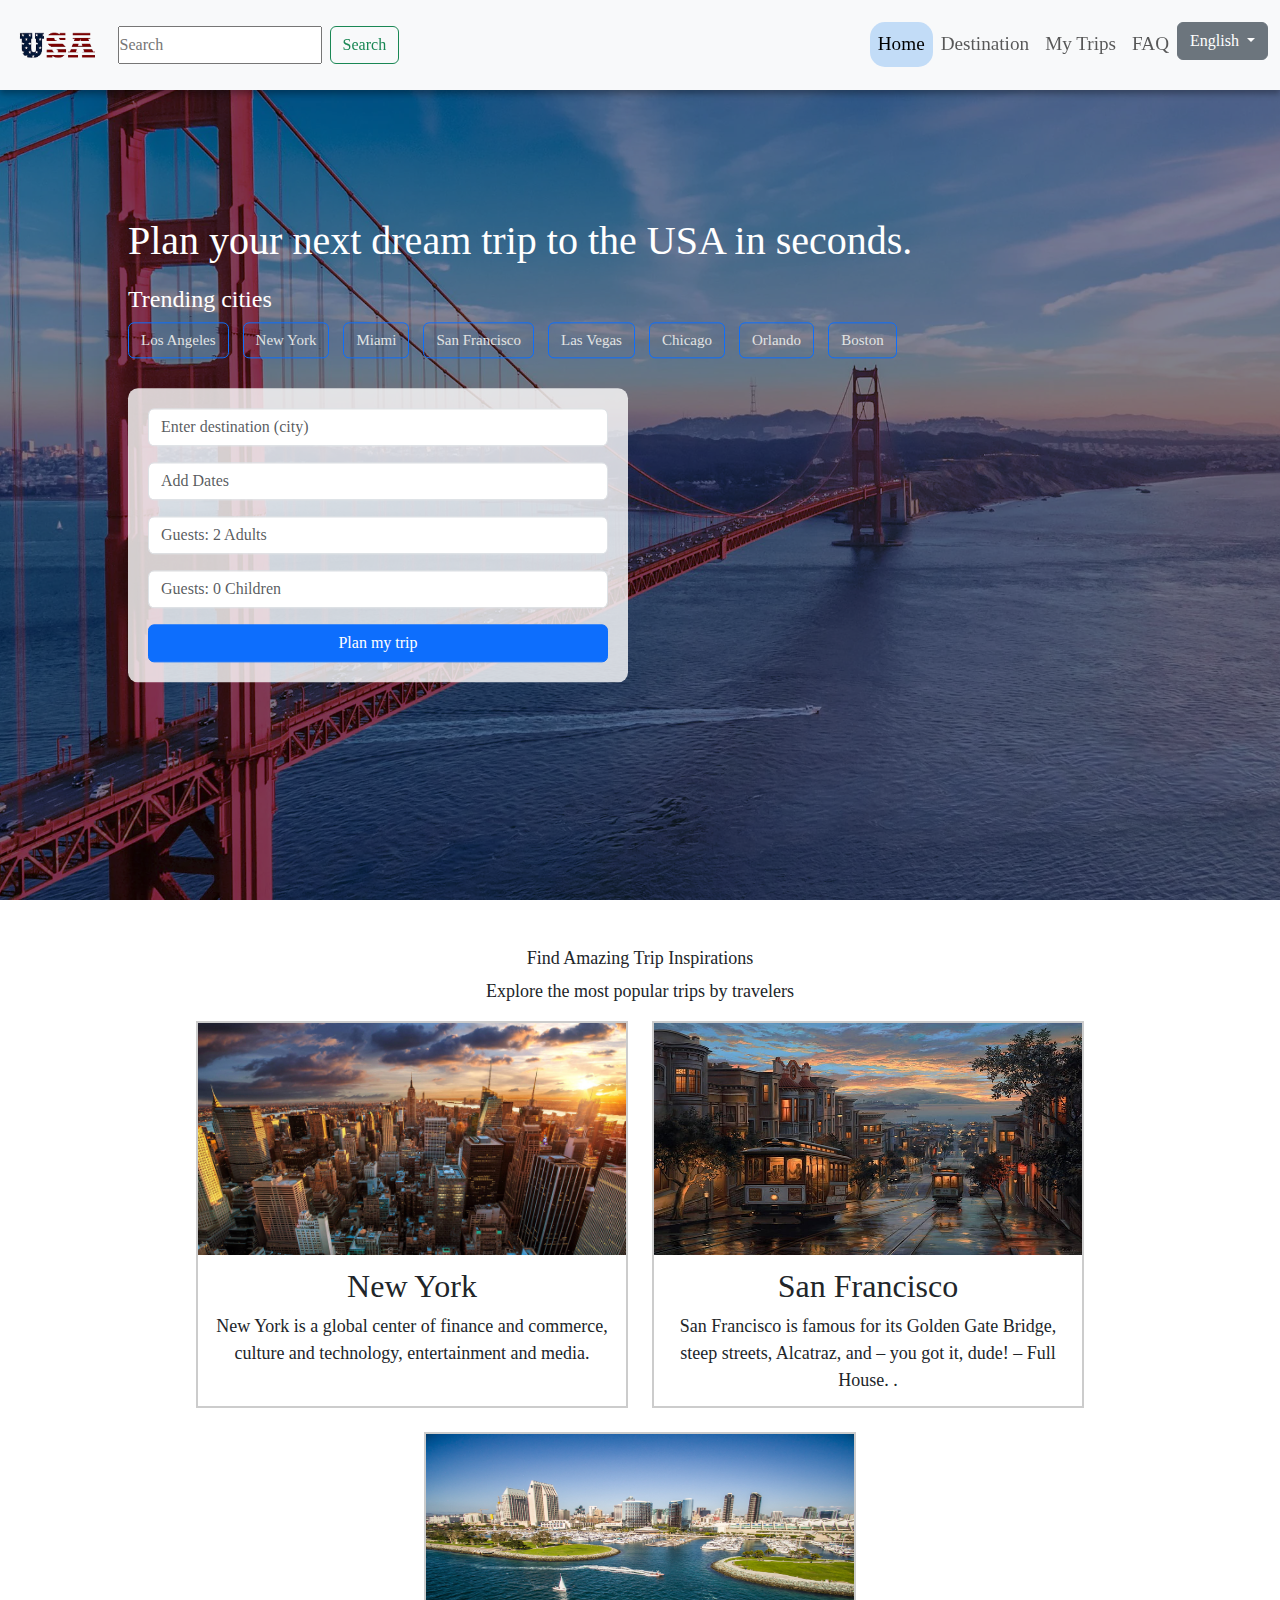
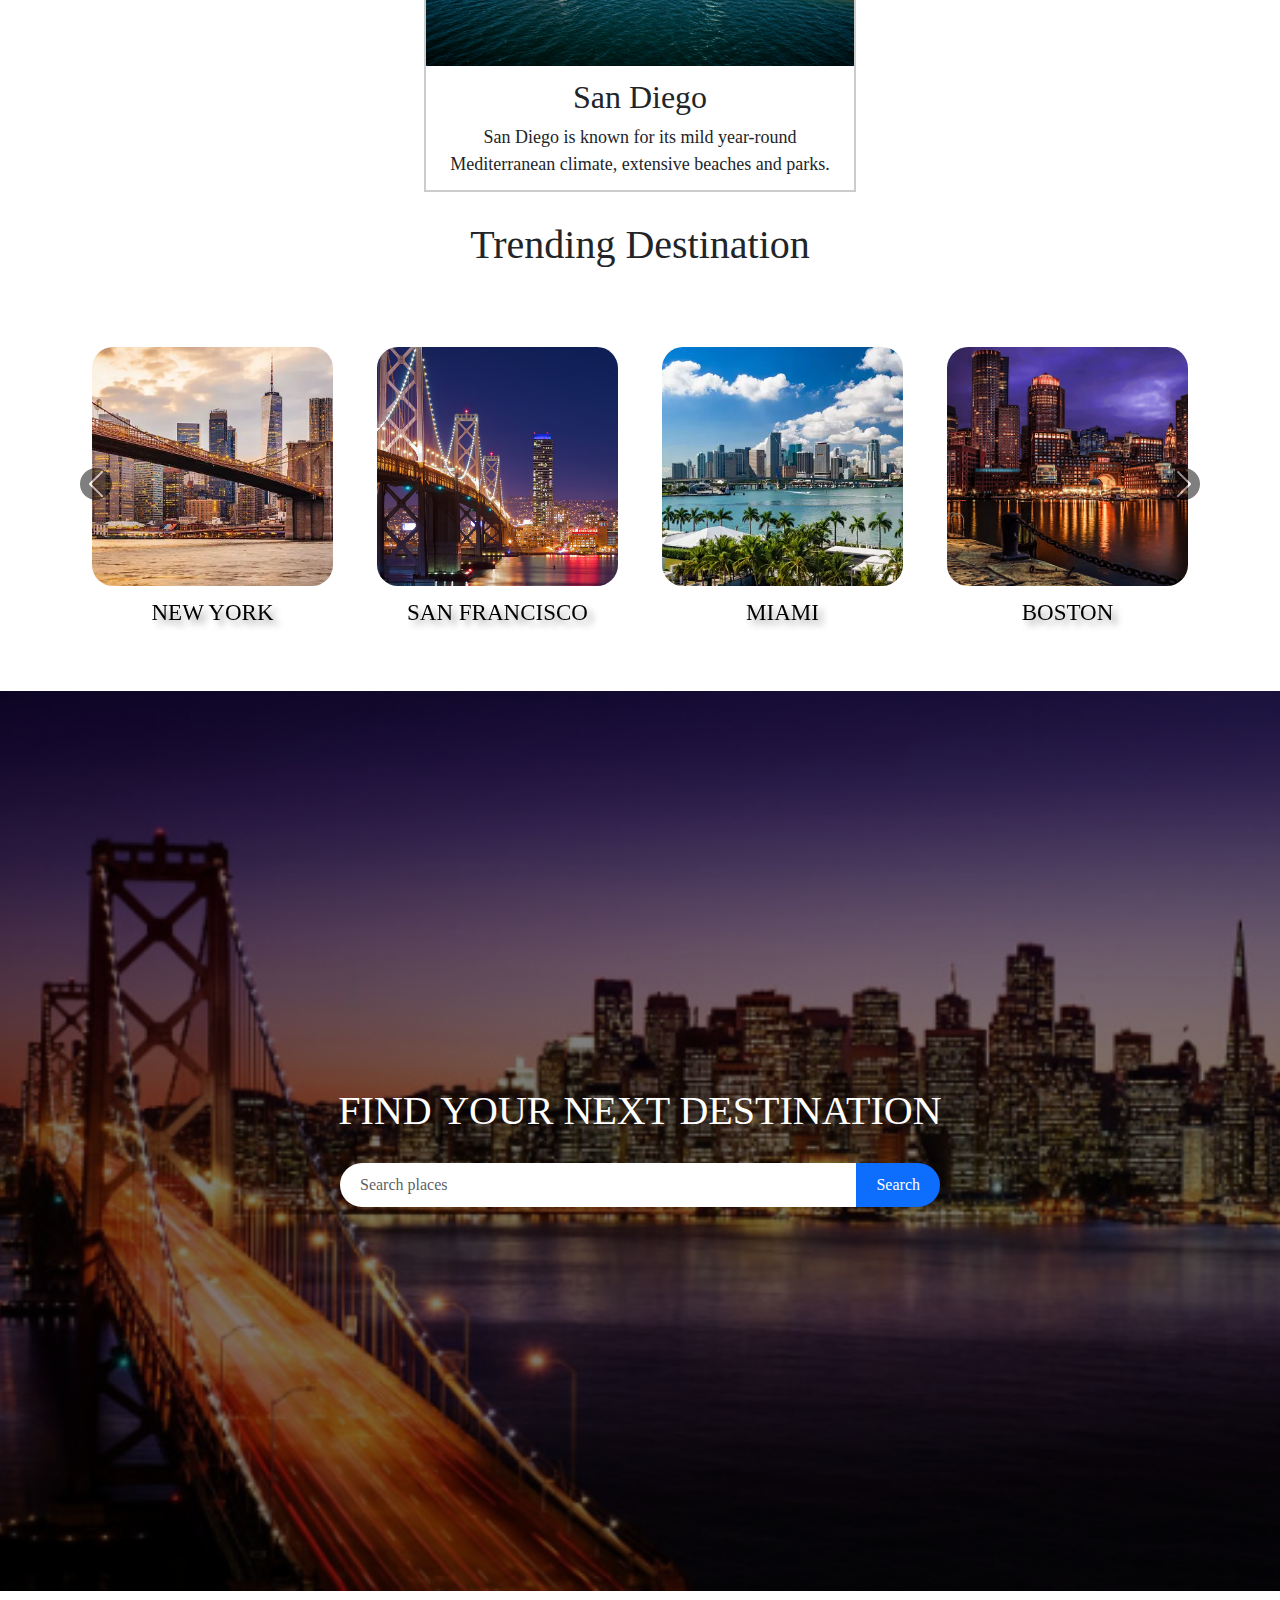
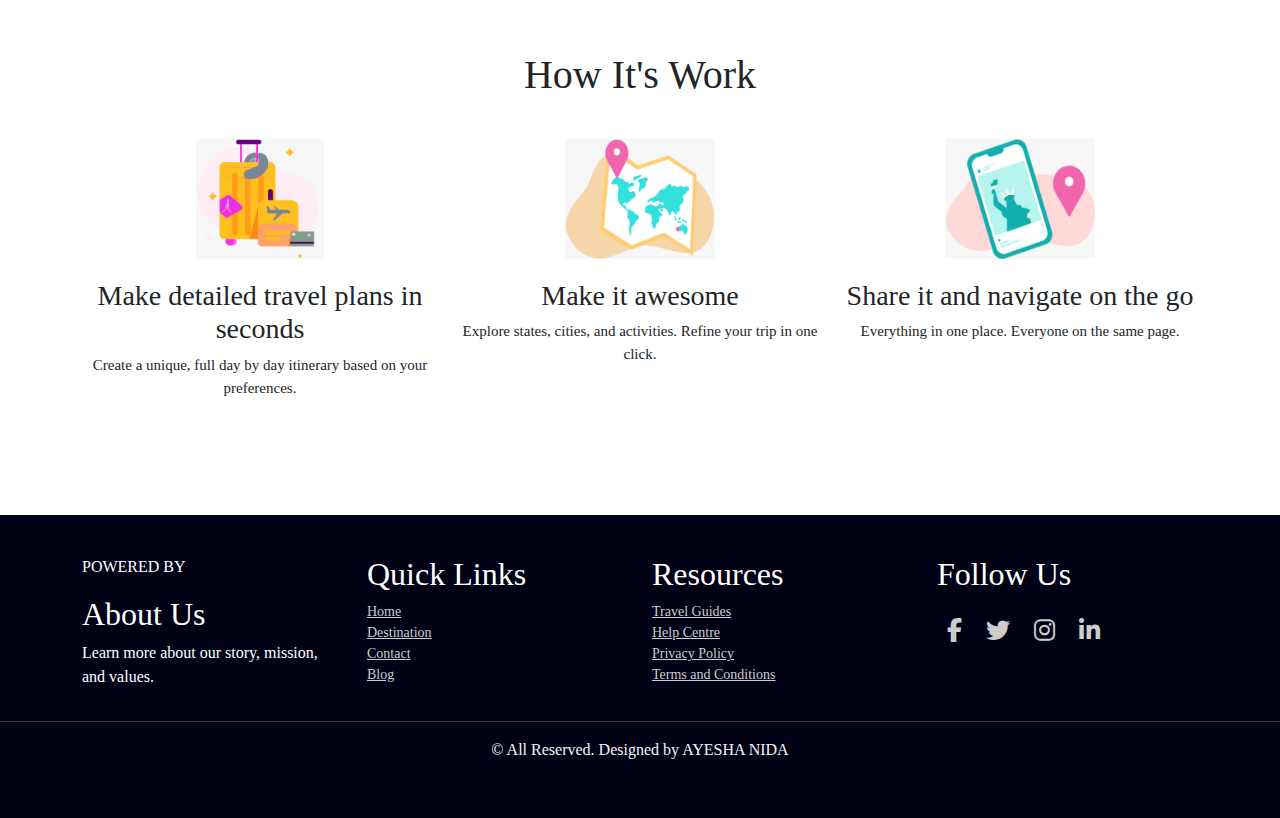
<file: index.html>
<!DOCTYPE html>

<html lang="en">
<head>
  <meta charset="UTF-8">
  <meta name="viewport" content="width=device-width, initial-scale=1.0">
  <title>Plannydrive-Visit USA</title>
  <link rel="stylesheet" href="style2.css">
  <link rel="stylesheet" href="https://cdnjs.cloudflare.com/ajax/libs/font-awesome/6.5.2/css/all.min.css">
  <link href="https://cdn.jsdelivr.net/npm/bootstrap@5.3.0/dist/css/bootstrap.min.css" rel="stylesheet">
  <link href="https://cdn.jsdelivr.net/npm/bootstrap@5.3.3/dist/css/bootstrap.min.css" rel="stylesheet"
    integrity="sha384-QWTKZyjpPEjISv5WaRU9OFeRpok6YctnYmDr5pNlyT2bRjXh0JMhjY6hW+ALEwIH" crossorigin="anonymous">
    
    
   
</head>

<body>

  <nav class="navbar navbar-expand-lg navbar-light bg-light fixed-top custom-navbar">
    <div class="container-fluid">
      <a class="navbar-brand" id="navi" href="#">
        <img src="images/usa1l.png" class="d-inline-block align-text-top" alt="Logo">
      </a>
      <button class="navbar-toggler" type="button" data-bs-toggle="collapse" data-bs-target="#navbarNav"
        aria-controls="navbarNav" aria-expanded="false" aria-label="Toggle navigation">
        <span class="navbar-toggler-icon"></span>
      </button>

      <div class="collapse navbar-collapse" id="navbarNav">
        <form class="d-flex mt-3 mt-lg-0" id="search" role="search">
          <input class="form-control-1 me-2" id="nida-1" type="search" placeholder="Search" aria-label="Search">
          <button class="btn btn-outline-success" type="submit">Search</button>
        </form>
        <ul class="navbar-nav ms-auto">
          <li class="nav-item">
            <a class="nav-link active" href="index.html">Home</a>
          </li>
          <li class="nav-item">
            <a class="nav-link" href="dest.html">Destination</a>
          </li>
          <li class="nav-item">
            <a class="nav-link" href="My trip.html">My Trips</a>
          </li>
          <li class="nav-item">
            <a class="nav-link" href="FAQ.html">FAQ</a>
          </li>
          <div class="dropdown">
            <button class="btn btn-secondary dropdown-toggle" type="button" data-bs-toggle="dropdown"
              aria-expanded="false">
              English
            </button>
            <ul class="dropdown-menu">
              <li><a class="dropdown-item" href="#">Tamil</a></li>
              <li><a class="dropdown-item" href="#">Urdu</a></li>
              <li><a class="dropdown-item" href="#">Korean</a></li>
            </ul>
          </div>
        </ul>
      </div>
    </div>
  </nav>


  <!-- Hero Section -->
  <div class="hero">
    <div class="hero-text">
      <h1>Plan your next dream trip to the USA in seconds.</h1>
      <h4>Trending cities</h4>
      <div class="trending-cities">
        <a href="#" class="btn btn-primary">Los Angeles</a>
        <a href="#" class="btn btn-primary">New York</a>
        <a href="#" class="btn btn-primary">Miami</a>
        <a href="#" class="btn btn-primary">San Francisco</a>
        <a href="#" class="btn btn-primary">Las Vegas</a>
        <a href="#" class="btn btn-primary">Chicago</a>
        <a href="#" class="btn btn-primary">Orlando</a>
        <a href="#" class="btn btn-primary">Boston</a>
      </div>
      <div class="form-container ml-4">
        <form>
          <div class="mb-3">
            <input type="text" class="form-control" id="nida-2" placeholder="Enter destination (city)">
          </div>
          <div class="mb-3">
            <input type="text" class="form-control" id="nida-3" placeholder="Add Dates">
          </div>
          <div class="mb-3">
            <input type="text" class="form-control" id="nida-4" placeholder="Guests: 2 Adults">
          </div>
          <div class="mb-3">
            <input type="text" class="form-control" id="nida-5" placeholder="Guests: 0 Children">
          </div>
          <button type="submit" id="nida-6" class="btn btn-primary w-100">Plan my trip</button>
        </form>
      </div>
    </div>
  </div>
  <div class="container mt-5">
    <h1 class="text-center">Find Amazing Trip Inspirations</h1>
    <p class="text-center">Explore the most popular trips by travelers</p>

    
    <div class="cards d-flex justify-content-lg-center gap-4 text-center flex-wrap">
      <div class="card1" style="width: 27rem;">
        <img
          src="images/img-1.jpg"
          class="card-img-top" alt="Times Square">
        <div class="card-body">
          <h2>New York</h2>
          <p class="card-text">New York is a global center of finance and commerce, culture and technology, entertainment and media.</p>
        </div>
      </div>
      <div class="card1" style="width: 27rem;">
        <img src="images/img-5.jpg"
          class="card-img-top" alt="New York">
        <div class="card-body">
          <h2>San Francisco</h2>
          <p class="card-text">San Francisco is famous for its Golden Gate Bridge, steep streets, Alcatraz, and – you got it, dude! – Full House. .</p>
        </div>
      </div>
      <div class="card1" style="width: 27rem;">
        <img src="images/img-6.webp" class="card-img-top" alt="Orlando">
        <div class="card-body">
          <h2>San Diego</h2>
          <p class="card-text">San Diego is known for its mild year-round Mediterranean climate, extensive beaches and parks.</p>
        </div>
      </div>
    </div>
  </div>
  </div>
  <div class="container">
    <h1>Trending Destination</h1>
  </div>
  <div id="cityCarousel" class="carousel slide" data-ride="carousel">
    <div class="carousel-inner">
      <div class="carousel-item active">
        <div class="container">
          <div class="row d-flex flex-nowrap">
            <div class="col-md-4 col-lg-3 col-sm-8">
              <div class="city-card">
                <img
                  src="images/IMG-1.webp"
                  alt="New York">
                <div class="city-name">NEW YORK</div>
              </div>
            </div>
            <div class="col-md-4 col-lg-3 col-sm-8">
              <div class="city-card">
                <a href="#"><img src="images/imgs-2.jpg"
                    alt="San Francisco"></a>
                <div class="city-name">SAN FRANCISCO</div>
              </div>
            </div>
            <div class="col-md-4 col-lg-3 col-sm-8">
              <div class="city-card">
                <a href="#"><img
                    src="images/imgs-3.webp"
                    alt="Miami"></a>
                <div class="city-name">MIAMI</div>
              </div>
            </div>
            <div class="col-md-4 col-lg-3 col-sm-8">
              <div class="city-card">
                <a href="#"><img
                    src="images/imgs-4.jpg"
                    alt="Boston"></a>
                <div class="city-name">BOSTON</div>
              </div>
            </div>
          </div>
        </div>
      </div>
      <div class="carousel-item">
        <div class="container">
          <div class="row d-flex flex-nowrap">
            <div class="col-md-4 col-lg-3 col-sm-8">
              <div class="city-card">
                <a href="#"><img
                    src="images/imgs-5.jpg"
                    alt="Los Angeles"></a>
                <div class="city-name">LOS ANGELES</div>
              </div>
            </div>
            <div class="col-md-4 col-lg-3 col-sm-8">
              <div class="city-card">
                <a href="#"><img
                    src="images/imgs-6.jpg"
                    alt="Las Vegas"></a>
                <div class="city-name">LAS VEGAS</div>
              </div>
            </div>
            <div class="col-md-4 col-lg-3 col-sm-8">
              <div class="city-card">
                <a href="#"><img src="images/imgs-7.jpg"
                    alt="Chicago"></a>
                <div class="city-name">CHICAGO</div>
              </div>
            </div>
            <div class="col-md-4 col-lg-3 col-sm-8">
              <div class="city-card">
                <a href="#"><img src="images/imgs-8.jpg" alt="Washington"></a>
                <div class="city-name">WASHINGTON</div>
              </div>
            </div>
          </div>
        </div>
      </div>
    </div>
    <a class="carousel-control-prev" href="#cityCarousel" role="button" data-slide="prev">
      <span class="carousel-control-prev-icon" id="prev-icon-2" aria-hidden="true"></span>
      <span class="sr-only">Previous</span>
    </a>
    <a class="carousel-control-next" href="#cityCarousel" role="button" data-slide="next">
      <span class="carousel-control-next-icon" id="next-icon-2" aria-hidden="true"></span>
      <span class="sr-only">Next</span>
    </a>
  </div>

  <div class="hero-section">
    <div class="overlay"></div>
    <div class="hero-content">
      <h1>FIND YOUR NEXT DESTINATION</h1>
      <div class="search-bar">
        <form class="form-inline">
          <input class="form-control" id="nid" type="search" placeholder="Search places" aria-label="Search">
          <button class="btn btn-primary" type="submit">Search</button>
        </form>
      </div>
    </div>
  </div>
  <div class="how-it-works">
    <div class="container">
      <h1>How It's Work</h1>
      <div class="row">
        <div class="col-md-4 step">
          <img src="images/step_1.webp" alt="Step 1" class="icon img-fluid">
          <h3>Make detailed travel plans in seconds</h3>
          <p>Create a unique, full day by day itinerary based on your preferences.</p>
        </div>
        <div class="col-md-4 step">
          <img src="images/step_2.webp" alt="Step 2" class="icon img-fluid">
          <h3>Make it awesome</h3>
          <p>Explore states, cities, and activities. Refine your trip in one click.</p>
        </div>
        <div class="col-md-4 step">
          <img src="images/step_3.webp" alt="Step 3" class="icon img-fluid">
          <h3>Share it and navigate on the go</h3>
          <p>Everything in one place. Everyone on the same page.</p>
        </div>
      </div>
    </div>
  </div>
  <!-- Footer Section -->
  <footer class="footer">
    <div class="container">
      <div class="row">
        <div class="col-md-3">
          <p>POWERED BY</p>
          <h5>About Us</h5>
          <p>Learn more about our story, mission, and values.</p>
        </div>
        <div class="col-md-3">
          <h5>Quick Links</h5>
          <ul class="list-unstyled">
            <li><a href="#">Home</a></li>
            <li><a href="#">Destination</a></li>
            <li><a href="#">Contact</a></li>
            <li><a href="#">Blog</a></li>
          </ul>
        </div>
        <div class="col-md-3">
          <h5>Resources</h5>
          <ul class="list-unstyled">
            <li><a href="#">Travel Guides</a></li>
            <li><a href="#">Help Centre</a></li>
            <li><a href="#">Privacy Policy</a></li>
            <li><a href="#">Terms and Conditions</a></li>
          </ul>
        </div>
        <div class="col-md-3">
          <h5>Follow Us</h5>
          <div class="social-icons">
            <a href="#"><i class="fab fa-facebook-f"></i></a>
            <a href="#"><i class="fab fa-twitter"></i></a>
            <a href="#"><i class="fab fa-instagram"></i></a>
            <a href="#"><i class="fab fa-linkedin-in"></i></a>
          </div>
        </div>
      </div>
    </div>
    <div class="copy">
      <hr>
      <p>&copy All Reserved. Designed by AYESHA NIDA </p>
    </div>
  </footer>


</body>
<script src="https://cdn.jsdelivr.net/npm/bootstrap@5.3.0/dist/js/bootstrap.bundle.min.js"></script>
<script src="https://code.jquery.com/jquery-3.5.1.slim.min.js"></script>

<script src="https://stackpath.bootstrapcdn.com/bootstrap/4.5.2/js/bootstrap.min.js"></script>

<!-- 
<script src="https://cdn.jsdelivr.net/npm/@popperjs/core@2.11.8/dist/umd/popper.min.js"
  integrity="sha384-I7E8VVD/ismYTF4hNIPjVp/Zjvgyol6VFvRkX/vR+Vc4jQkC+hVqc2pM8ODewa9r" crossorigin="anonymous"></script> -->



</html>
</file>
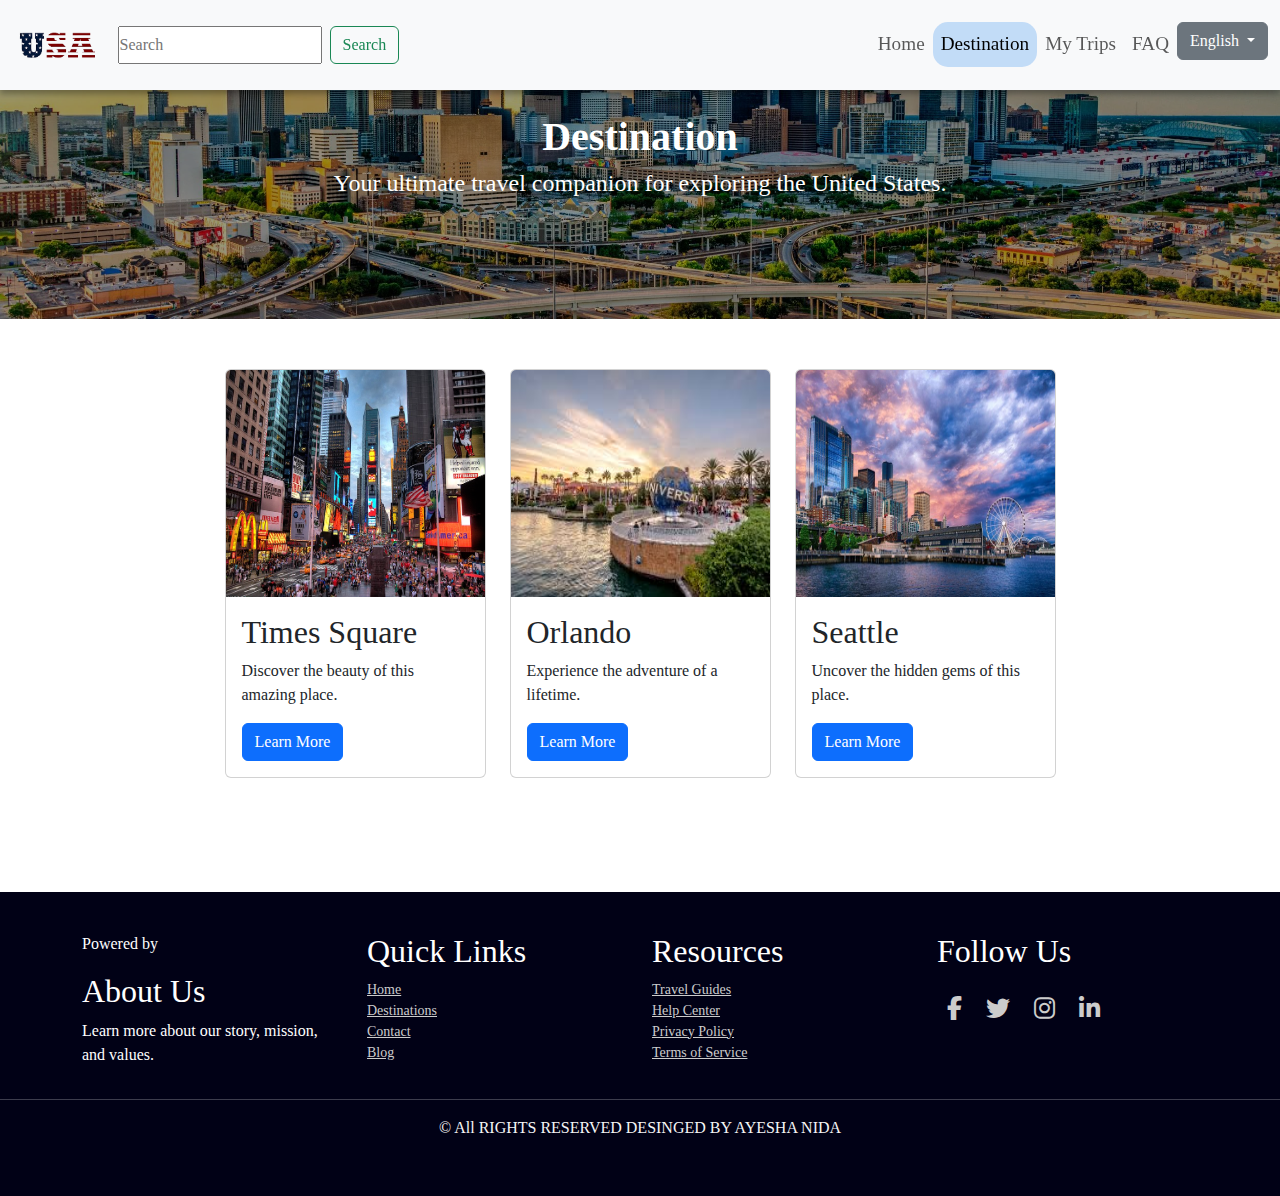
<file: dest.html>
<!DOCTYPE html>
<html lang="en">

<head>
  <meta charset="UTF-8">
  <meta name="viewport" content="width=device-width, initial-scale=1.0">
  <link rel="stylesheet" href="style.css">
  <link rel="stylesheet" href="media.css">
  <title>Plannydrive-Destination</title>
  <link rel="stylesheet" href="https://cdnjs.cloudflare.com/ajax/libs/font-awesome/6.5.2/css/all.min.css">
  <!-- <link href="https://cdnjs.cloudflare.com/ajax/libs/bootstrap/5.3.3/css/bootstrap.min.css" rel="stylesheet"> -->
  <!-- <link href="https://stackpath.bootstrapcdn.com/bootstrap/5.3.0/css/bootstrap.min.css" rel="stylesheet"> -->
  <link href="https://cdn.jsdelivr.net/npm/bootstrap@5.3.3/dist/css/bootstrap.min.css" rel="stylesheet"
    integrity="sha384-QWTKZyjpPEjISv5WaRU9OFeRpok6YctnYmDr5pNlyT2bRjXh0JMhjY6hW+ALEwIH" crossorigin="anonymous">

</head>

<body>
  <!-- Navbar -->
  <nav class="navbar navbar-expand-lg navbar-light bg-light fixed-top custom-navbar">
    <div class="container-fluid">
      <a class="navbar-brand" id="navi" href="#">
        <img src="images/usa1l.png" class="d-inline-block align-text-top" alt="Logo">
      </a>
      <button class="navbar-toggler" type="button" data-bs-toggle="collapse" data-bs-target="#navbarNav"
        aria-controls="navbarNav" aria-expanded="false" aria-label="Toggle navigation">
        <span class="navbar-toggler-icon"></span>
      </button>

      <div class="collapse navbar-collapse" id="navbarNav">
        <form class="d-flex mt-3 mt-lg-0" id="search" role="search">
          <input class="form-control-1 me-2" id="nid" type="search" placeholder="Search" aria-label="Search">
          <button class="btn btn-outline-success" type="submit">Search</button>
        </form>
        <ul class="navbar-nav ms-auto">
          <li class="nav-item">
            <a class="nav-link" href="index.html">Home</a>
          </li>
          <li class="nav-item">
            <a class="nav-link active" href="dest.html">Destination</a>
          </li>
          <li class="nav-item">
            <a class="nav-link" href="My trip.html">My Trips</a>
          </li>
          <li class="nav-item">
            <a class="nav-link" href="FAQ.html">FAQ</a>
          </li>
          <div class="dropdown">
            <button class="btn btn-secondary dropdown-toggle" type="button" data-bs-toggle="dropdown"
              aria-expanded="false">
              English
            </button>
            <ul class="dropdown-menu">
              <li><a class="dropdown-item" href="#">Tamil</a></li>
              <li><a class="dropdown-item" href="#">Urdu</a></li>
              <li><a class="dropdown-item" href="#">Korean</a></li>
            </ul>
          </div>
        </ul>
      </div>
    </div>
  </nav>


  <!-- dest Header -->
  <header class="about-header text-center" id="header">
    <div class="container">
      <h1>Destination</h1>
      <h4>Your ultimate travel companion for exploring the United States.</h4>
    </div>
  </header>
  <section class="destination-section">
    <div class="container">
      <div class="row d-flex justify-content-lg-center">
        <!-- Destination Card 1 -->
        <div class=" col-lg-3 col-md-6 col-sm-12 mb-4">
          <div class="card destination-card">
            <img src="images/dimg-1.jpg" class="card-img-top" alt="Destination 1">
            <div class="card-body">
              <h5 class="card-title" style="font-size: 2rem;">Times Square</h5>
              <p class="card-text">Discover the beauty of this amazing place.</p>
              <a href="#img1" class="btn btn-primary">Learn More</a>
            </div>
          </div>
        </div>
        <!-- Destination Card 2 -->
        <div class="col-lg-3 col-md-6 col-sm-12 mb-4">
          <div class="card destination-card">
            <img src="images/dimg-2.jfif" class="card-img-top" alt="Destination 2">
            <div class="card-body">
              <h5 class="card-title" style="font-size: 2rem;">Orlando</h5>
              <p class="card-text">Experience the adventure of a lifetime.</p>
              <a href="#img2" class="btn btn-primary">Learn More</a>
            </div>
          </div>
        </div>
        <!-- Destination Card 3 -->
        <div class="col-lg-3 col-md-6 col-sm-12 mb-4">
          <div class="card destination-card">
            <img src="images/dimg-3.jpg" class="card-img-top" alt="Destination 3">
            <div class="card-body">
              <h5 class="card-title" style="font-size: 2rem;">Seattle</h5>
              <p class="card-text">Uncover the hidden gems of this place.</p>
              <a href="#img3" class="btn btn-primary">Learn More</a>
            </div>
          </div>
        </div>
        <!-- More destination cards can be added in similar manner -->
      </div>
    </div>
  </section>
  <!-- ------------------------------------------------------------------------- -->
  <div id="img1" class="modal">
    <div class="container">
      <a href="#_" class="close">&times;</a>
      <h2>Best places we suggest...</h2>
      <div class="box">
        <div class="imgbox">
          <img src="images/LM-1.jpg" alt="">
        </div>
        <div class="contentbox">
          <h2><strong>Grand Slam New York</strong></h2>
          <p>Grand Slam New York is known for the city's largest selection of souvenirs,gifts, and apparel for the whole
            family.</p>

        </div>
      </div>
      <div class="box2">
        <div class="imgbox">
          <img src="images/LM-2.jpg" alt="">
        </div>
        <div class="contentbox">
          <h2><strong>Gorgeous theater</strong></h2>
          <p>Gorgeous theater built in 1902 and restored, this is a wonderful place to see a Broadway show.
          </p>

        </div>
      </div>
      <div class="box">
        <div class="imgbox">
          <img src="images/LM-3.jpg" alt="">
        </div>
        <div class="contentbox">
          <h2><strong>THE LION KING</strong></h2>
          <p>A remarkable tale of hope and adventure, THE LION KING has found its way into the hearts of millions.</p>

        </div>
      </div>
    </div>

  </div>
  </div>
  <!-- ---------------------- -->
  <div id="img2" class="modal">
    <div class="container">
      <a href="#_" class="close">&times;</a>
      <h2>Best places we suggest...</h2>
      <div class="box">
        <div class="imgbox">
          <img src="images/LMS1.jpg" alt="">
        </div>
        <div class="contentbox">
          <h2><strong>WonderWorks Orlando</strong></h2>
          <p>WonderWorks Orlando and experience the attraction at your own pace with this pre-booked ticket.</p>

        </div>
      </div>
      <div class="box2">
        <div class="imgbox">
          <img src="images/LMS2.jpg" alt="">
        </div>
        <div class="contentbox">
          <h2><strong>Discovery Cove</strong></h2>
          <p>Discovery Cove is a one-of-a kind experience where you can interact with bottlenose dolphins, feed tropical birds
          </p>

        </div>
      </div>
      <div class="box">
        <div class="imgbox">
          <img src="images/LMS3.jpg" alt="">
        </div>
        <div class="contentbox">
          <h2><strong>Universal Islands of Adventure</strong></h2>
          <p>You're entering lands where everything is real. Explore a secret school of witchcraft and wizardry.</p>

        </div>
      </div>
    </div>
  </div>
  <!-- ------------------------------------------ -->
  <div id="img3" class="modal">
    <div class="container">
      <a href="#_" class="close">&times;</a>
      <h2>Best places we suggest...</h2>
      <div class="box">
        <div class="imgbox">
          <img src="images/LM1.jpg" alt="">
        </div>
        <div class="contentbox">
          <h2><strong>Pike Place Market</strong></h2>
          <p>The Pike Place Market has been a defining Seattle icon for more than a century. Considered by many “the soul of Seattle,”.</p>

        </div>
      </div>
      <div class="box2">
        <div class="imgbox">
          <img src="images/LM2.jpg" alt="">
        </div>
        <div class="contentbox">
          <h2><strong>Washington State Ferries</strong></h2>
          <p>Washington State Ferries (WSF) is a division of the Washington State Department of Transportation</p>

        </div>
      </div>
      <div class="box">
        <div class="imgbox">
          <img src="images/LM3.jpg" alt="">
        </div>
        <div class="contentbox">
          <h2><strong>Sky View Observatory</strong></h2>
          <p>Sky View Observatory exclusively for 1-Hour for yourself and up to 4 people - 5 People total! .</p>

        </div>
      </div>
    </div>
  </div>
<!-- --------------------------- -->

  <footer class="footer">
    <div class="container">
      <div class="row">
        <div class="col-md-3">
          <p>Powered by</p>
          <h5>About Us</h5>
          <p>Learn more about our story, mission, and values.</p>
        </div>
        <div class="col-md-3">
          <h5>Quick Links</h5>
          <ul class="list-unstyled">
            <li><a href="#">Home</a></li>
            <li><a href="#">Destinations</a></li>
            <li><a href="#">Contact</a></li>
            <li><a href="#">Blog</a></li>
          </ul>
        </div>
        <div class="col-md-3">
          <h5>Resources</h5>
          <ul class="list-unstyled">
            <li><a href="#">Travel Guides</a></li>
            <li><a href="#">Help Center</a></li>
            <li><a href="#">Privacy Policy</a></li>
            <li><a href="#">Terms of Service</a></li>
          </ul>
        </div>
        <div class="col-md-3">
          <h5>Follow Us</h5>
          <div class="social-icons">
            <a href="#"><i class="fab fa-facebook-f"></i></a>
            <a href="#"><i class="fab fa-twitter"></i></a>
            <a href="#"><i class="fab fa-instagram"></i></a>
            <a href="#"><i class="fab fa-linkedin-in"></i></a>
          </div>
        </div>
      </div>
    </div>
    <div class="copy">
      <hr>
      <p>&copy All RIGHTS RESERVED DESINGED BY AYESHA NIDA </p>
    </div>
  </footer>
</body>
<!-- script -->
<script src="https://cdn.jsdelivr.net/npm/bootstrap@5.3.0/dist/js/bootstrap.bundle.min.js"></script>
<!-- <script src="https://code.jquery.com/jquery-3.5.1.slim.min.js"></script>

<script src="https://stackpath.bootstrapcdn.com/bootstrap/4.5.2/js/bootstrap.min.js"></script> -->

<!-- <script src="https://cdn.jsdelivr.net/npm/@popperjs/core@2.11.8/dist/umd/popper.min.js"
  integrity="sha384-I7E8VVD/ismYTF4hNIPjVp/Zjvgyol6VFvRkX/vR+Vc4jQkC+hVqc2pM8ODewa9r" crossorigin="anonymous"></script> -->


</html>
</file>
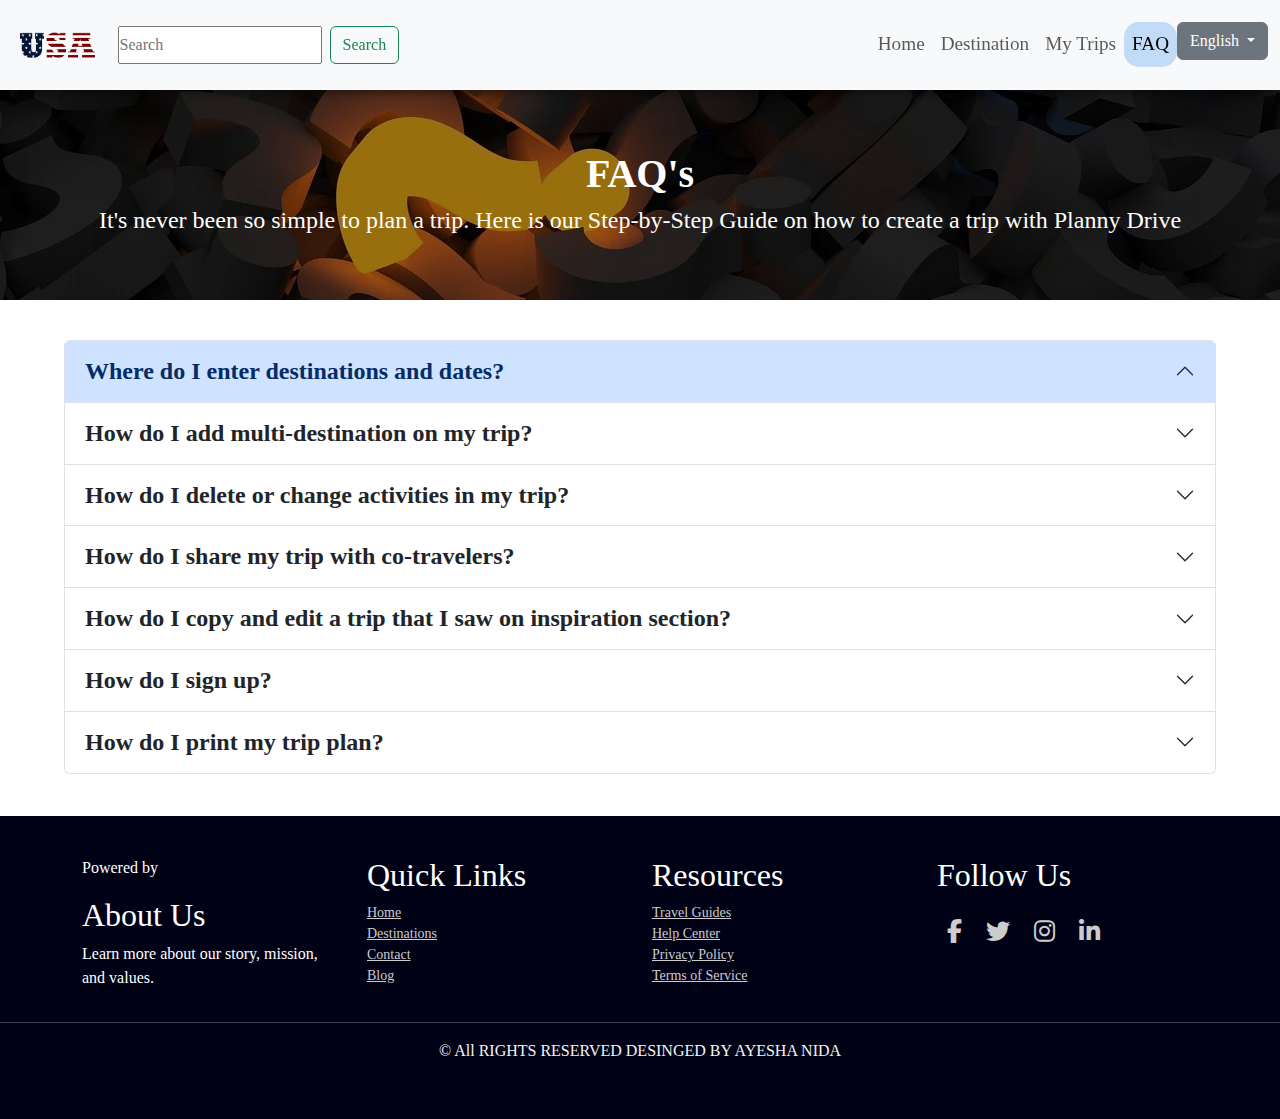
<file: FAQ.html>
<!DOCTYPE html>
<html lang="en">

<head>
  <meta charset="UTF-8">
  <meta name="viewport" content="width=device-width, initial-scale=1.0">
  <title>plannydrive-FAQ</title>
  <link rel="stylesheet" href="index.html">
  <link rel="stylesheet" href="style.css">
  <link rel="stylesheet" href="https://cdnjs.cloudflare.com/ajax/libs/font-awesome/6.5.2/css/all.min.css">
  <link href="https://cdnjs.cloudflare.com/ajax/libs/bootstrap/5.3.3/css/bootstrap.min.css" rel="stylesheet">
  <link href="https://cdn.jsdelivr.net/npm/bootstrap@5.3.3/dist/css/bootstrap.min.css" rel="stylesheet"
    integrity="sha384-QWTKZyjpPEjISv5WaRU9OFeRpok6YctnYmDr5pNlyT2bRjXh0JMhjY6hW+ALEwIH" crossorigin="anonymous">
</head>

<body>
  <!-- Navbar -->
  <nav class="navbar navbar-expand-lg navbar-light bg-light fixed-top custom-navbar">
    <div class="container-fluid">
      <a class="navbar-brand" id="navi" href="#">
        <img src="images/usa1l.png" class="d-inline-block align-text-top" alt="Logo">
      </a>
      <button class="navbar-toggler" type="button" data-bs-toggle="collapse" data-bs-target="#navbarNav" aria-controls="navbarNav" aria-expanded="false" aria-label="Toggle navigation">
        <span class="navbar-toggler-icon"></span>
    </button>

      <div class="collapse navbar-collapse" id="navbarNav">
        <form class="d-flex mt-3 mt-lg-0" id="search" role="search">
          <input class="form-control-1 me-2" id="ayes" type="search" placeholder="Search" aria-label="Search">
          <button class="btn btn-outline-success" type="submit">Search</button>
        </form>
        <ul class="navbar-nav ms-auto">
          <li class="nav-item">
            <a class="nav-link" href="index.html">Home</a>
          </li>
          <li class="nav-item">
            <a class="nav-link" href="dest.html">Destination</a>
          </li>
          <li class="nav-item">
            <a class="nav-link" href="My trip.html">My Trips</a>
          </li>
          <li class="nav-item">
            <a class="nav-link active" href="FAQ.html">FAQ</a>
          </li>
          <div class="dropdown">
            <button class="btn btn-secondary dropdown-toggle" type="button" data-bs-toggle="dropdown"
              aria-expanded="false">
              English
            </button>
            <ul class="dropdown-menu">
              <li><a class="dropdown-item" href="#">Tamil</a></li>
              <li><a class="dropdown-item" href="#">Urdu</a></li>
              <li><a class="dropdown-item" href="#">Korean</a></li>
            </ul>
          </div>
        </ul>
      </div>
    </div>
  </nav>

  <!----------------------------------------- hero section------------------------------------- -->
  <header class="faq-header text-center" id="header">
    <div class="container">
        <h1>FAQ's</h1>
        <h4>It's never been so simple to plan a trip. Here is our Step-by-Step Guide on how to create a trip with Planny Drive</h4>
    </div>
</header>
  <div class="accordion" id="accordionPanelsStayOpenExample">
    
    <div class="faq" style="display: flex; flex-direction: column; align-items: center;">
      <div class="accordion-item">
        <h2 class="accordion-header">
          <button class="accordion-button" type="button" data-bs-toggle="collapse"
            data-bs-target="#panelsStayOpen-collapseOne" aria-expanded="true"
            aria-controls="panelsStayOpen-collapseOne">
            <strong>Where do I enter destinations and dates?</strong>
          </button>
        </h2>
        <div id="panelsStayOpen-collapseOne" class="accordion-collapse collapse">
          <div class="accordion-body">
            To choose your destination, simply tap "Enter Destination" on the homepage trip builder part. For date
            and duration adjustments, click on "Add dates." Please remember that the travel dates are selected after you
            arrive at your destination.
          </div>
        </div>
      </div>
      <div class="accordion-item">
        <h2 class="accordion-header">
          <button class="accordion-button collapsed" type="button" data-bs-toggle="collapse"
            data-bs-target="#panelsStayOpen-collapseTwo" aria-expanded="false"
            aria-controls="panelsStayOpen-collapseTwo">
            <strong>How do I add multi-destination on my trip?</strong>
          </button>
        </h2>
        <div id="panelsStayOpen-collapseTwo" class="accordion-collapse collapse">
          <div class="accordion-body">
            After selecting your first destination, tap "Add Destination," and then click on "Add dates" to
            include additional destinations in your travel plan.
          </div>
        </div>
      </div>
      <div class="accordion-item">
        <h2 class="accordion-header">
          <button class="accordion-button collapsed" type="button" data-bs-toggle="collapse"
            data-bs-target="#panelsStayOpen-collapseThree" aria-expanded="false"
            aria-controls="panelsStayOpen-collapseThree">
            <strong>How do I delete or change activities in my trip?</strong>
          </button>
        </h2>
        <div id="panelsStayOpen-collapseThree" class="accordion-collapse collapse">
          <div class="accordion-body">

            You can easily modify your itinerary by clicking the "change" button on the specific activity you'd like to
            change. This will take you to a destination page where you can explore the city and select a new activity to
            replace the previous one.
          </div>
        </div>
      </div>
      <div class="accordion-item">
        <h2 class="accordion-header">
          <button class="accordion-button collapsed" type="button" data-bs-toggle="collapse"
            data-bs-target="#panelsStayOpen-collapseFour" aria-expanded="false"
            aria-controls="panelsStayOpen-collapseFour">
            <strong> How do I share my trip with co-travelers?</strong>
          </button>
        </h2>
        <div id="panelsStayOpen-collapseFour" class="accordion-collapse collapse">
          <div class="accordion-body">

            After creating your trip, you can add co-travelers by using the "share" icon on the top page. Clicking
            "share"
            will automatically copy your trip link (there's no need to copy from the browser). You can then share this
            link with your fellow travelers for collaborative editing. Simply paste the link into your social messenger
            or
            email

          </div>
        </div>
      </div>
      <div class="accordion-item">
        <h2 class="accordion-header">
          <button class="accordion-button collapsed" type="button" data-bs-toggle="collapse"
            data-bs-target="#panelsStayOpen-collapseSeven" aria-expanded="false"
            aria-controls="panelsStayOpen-collapseSeven">
            <strong>How do I copy and edit a trip that I saw on inspiration section?</strong>
          </button>
        </h2>
        <div id="panelsStayOpen-collapseSeven" class="accordion-collapse collapse">
          <div class="accordion-body">

            To save a trip and personalize it, click "Make This Trip Yours." The trip will then be stored in your "My
            Trips" section, and you can freely add or delete activities according to your preferences
          </div>
        </div>
      </div>
      <div class="accordion-item">
        <h2 class="accordion-header">
          <button class="accordion-button collapsed" type="button" data-bs-toggle="collapse"
            data-bs-target="#panelsStayOpen-collapseFive" aria-expanded="false"
            aria-controls="panelsStayOpen-collapseFive">
            <strong>How do I sign up?</strong>
          </button>
        </h2>
        <div id="panelsStayOpen-collapseFive" class="accordion-collapse collapse">
          <div class="accordion-body">

            Currently, we do not support sign-up or user accounts. Your trip data is stored in your browser's cache. If
            you delete your browser's cache, your trip data will also be deleted. Please ensure you back up your trip
            information (by sharing co-traveler or printing the trip) if you intend to clear your browser cache.
          </div>
        </div>
      </div>
      <div class="accordion-item">
        <h2 class="accordion-header">
          <button class="accordion-button collapsed" type="button" data-bs-toggle="collapse"
            data-bs-target="#panelsStayOpen-collapseSix" aria-expanded="false"
            aria-controls="panelsStayOpen-collapseSix">
            <strong> How do I print my trip plan?</strong>
          </button>
        </h2>
        <div id="panelsStayOpen-collapseSix" class="accordion-collapse collapse">
          <div class="accordion-body">

            To print your complete trip plan, click the "Print Trip" button. This will allow you to generate a printed
            copy of your trip for your convenience.
          </div>
        </div>
      </div>
    </div>
  </div>

  <!-- Footer Section -->
  <footer class="footer">
    <div class="container">
      <div class="row">
        <div class="col-md-3">
          <p>Powered by</p>
          <h5>About Us</h5>
          <p>Learn more about our story, mission, and values.</p>
        </div>
        <div class="col-md-3">
          <h5>Quick Links</h5>
          <ul class="list-unstyled">
            <li><a href="#">Home</a></li>
            <li><a href="#">Destinations</a></li>
            <li><a href="#">Contact</a></li>
            <li><a href="#">Blog</a></li>
          </ul>
        </div>
        <div class="col-md-3">
          <h5>Resources</h5>
          <ul class="list-unstyled">
            <li><a href="#">Travel Guides</a></li>
            <li><a href="#">Help Center</a></li>
            <li><a href="#">Privacy Policy</a></li>
            <li><a href="#">Terms of Service</a></li>
          </ul>
        </div>
        <div class="col-md-3">
          <h5>Follow Us</h5>
          <div class="social-icons">
            <a href="#"><i class="fab fa-facebook-f"></i></a>
            <a href="#"><i class="fab fa-twitter"></i></a>
            <a href="#"><i class="fab fa-instagram"></i></a>
            <a href="#"><i class="fab fa-linkedin-in"></i></a>
          </div>
        </div>
      </div>
    </div>
    <div class="copy">
      <hr>
      <p>&copy All RIGHTS RESERVED DESINGED BY AYESHA NIDA </p>
    </div>
  </footer>
</body>
<script src="https://cdn.jsdelivr.net/npm/bootstrap@5.3.0/dist/js/bootstrap.bundle.min.js"></script>
<!-- <script src="https://code.jquery.com/jquery-3.5.1.slim.min.js"></script>

<script src="https://stackpath.bootstrapcdn.com/bootstrap/4.5.2/js/bootstrap.min.js"></script>

  <script src="https://cdn.jsdelivr.net/npm/@popperjs/core@2.11.8/dist/umd/popper.min.js"
  integrity="sha384-I7E8VVD/ismYTF4hNIPjVp/Zjvgyol6VFvRkX/vR+Vc4jQkC+hVqc2pM8ODewa9r" crossorigin="anonymous"></script> -->

</html>
</file>
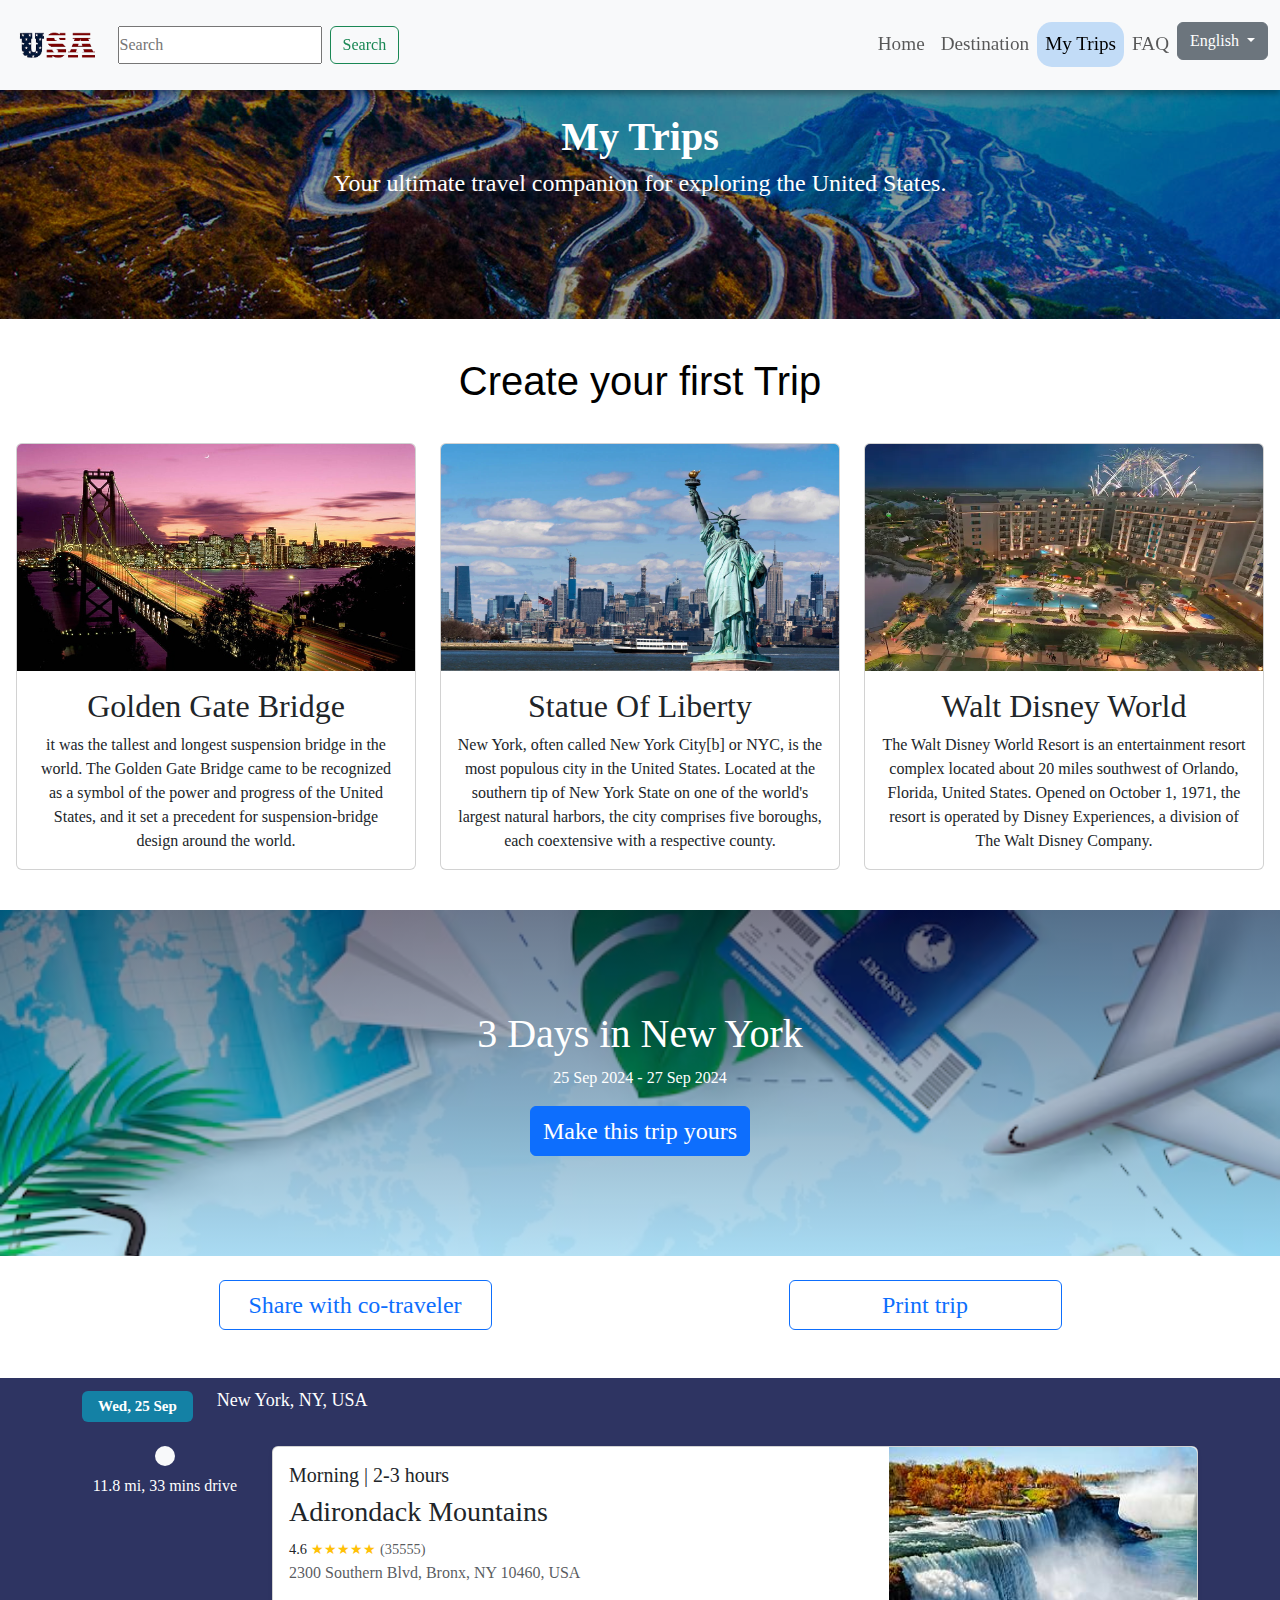
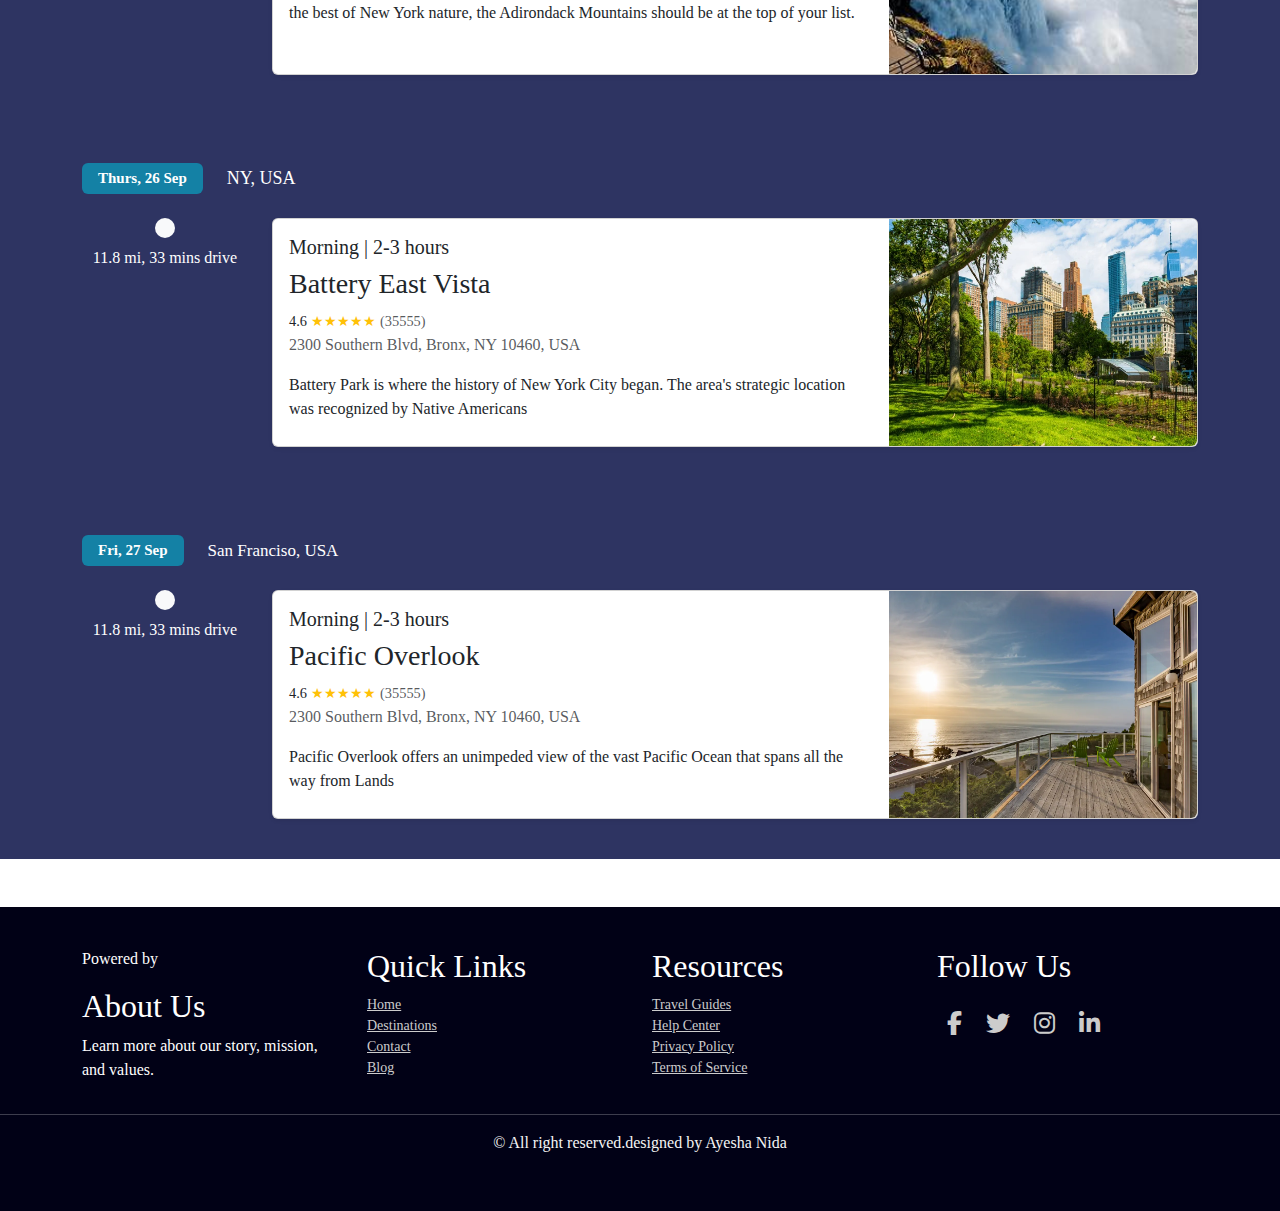
<file: My trip.html>
<!DOCTYPE html>
<html lang="en">

<head>
  <meta charset="UTF-8">
  <meta name="viewport" content="width=device-width, initial-scale=1.0">
  <title>Plannydrive-My Trip</title>
  <!-- <link rel="stylesheet" href="index.html"> -->
  <link rel="stylesheet" href="style.css">
  <link rel="stylesheet" href="https://cdnjs.cloudflare.com/ajax/libs/font-awesome/6.5.2/css/all.min.css">
  <link href="https://cdnjs.cloudflare.com/ajax/libs/bootstrap/5.3.3/css/bootstrap.min.css" rel="stylesheet">
  <link href="https://cdn.jsdelivr.net/npm/bootstrap@5.3.3/dist/css/bootstrap.min.css" rel="stylesheet"
    integrity="sha384-QWTKZyjpPEjISv5WaRU9OFeRpok6YctnYmDr5pNlyT2bRjXh0JMhjY6hW+ALEwIH" crossorigin="anonymous">
</head>

<body>
  <!-- Navbar -->
  <nav class="navbar navbar-expand-lg navbar-light bg-light fixed-top custom-navbar">
    <div class="container-fluid">
      <a class="navbar-brand" id="navi" href="#">
        <img src="images/usa1l.png" class="d-inline-block align-text-top" alt="Logo">
      </a>
      <button class="navbar-toggler" type="button" data-bs-toggle="collapse" data-bs-target="#navbarNav"
        aria-controls="navbarNav" aria-expanded="false" aria-label="Toggle navigation">
        <span class="navbar-toggler-icon"></span>
      </button>

      <div class="collapse navbar-collapse" id="navbarNav">
        <form class="d-flex mt-3 mt-lg-0" id="search" role="search">
          <input class="form-control-1 me-2" id="aish" type="search" placeholder="Search" aria-label="Search">
          <button class="btn btn-outline-success" type="submit">Search</button>
        </form>
        <ul class="navbar-nav ms-auto">
          <li class="nav-item">
            <a class="nav-link" href="index.html">Home</a>
          </li>
          <li class="nav-item">
            <a class="nav-link" href="dest.html">Destination</a>
          </li>
          <li class="nav-item">
            <a class="nav-link active" href="My trip.html">My Trips</a>
          </li>
          <li class="nav-item">
            <a class="nav-link" href="FAQ.html">FAQ</a>
          </li>
          <div class="dropdown">
            <button class="btn btn-secondary dropdown-toggle" type="button" data-bs-toggle="dropdown"
              aria-expanded="false">
              English
            </button>
            <ul class="dropdown-menu">
              <li><a class="dropdown-item" href="#">Tamil</a></li>
              <li><a class="dropdown-item" href="#">Urdu</a></li>
              <li><a class="dropdown-item" href="#">Korean</a></li>
            </ul>
          </div>
        </ul>
      </div>
    </div>
  </nav>

  <!-- dest Header -->
  <header class="trip-header text-center" id="header">
    <div class="container">
      <h1>My Trips</h1>
      <h4>Your ultimate travel companion for exploring the United States.</h4>
    </div>
  </header>
  <!-- trips -->
  <div class="hero-1">
    <div class="hero-text-1 d-flex justify-content-lg-center">
      <h1>Create your first Trip</h1>
    </div>
    <div class="cards d-flex justify-content-lg-center gap-4 text-center flex-wrap">
      <div class="card" style="width: 25rem;">
        <img src="images/ti-1.jpg" class="card-img-top" alt="Times Square">
        <div class="card-body">
          <h2>Golden Gate Bridge</h2>
          <p class="card-text"> it was the tallest and longest suspension bridge in the world. The Golden Gate Bridge
            came to be recognized as a symbol of the power and progress of the United States, and it set a precedent for
            suspension-bridge design around the world.</p>
        </div>
      </div>
      <div class="card" style="width: 25rem;">
        <img src="images/ti-2.webp" class="card-img-top" alt="New York">
        <div class="card-body">
          <h2>Statue Of Liberty</h2>
          <p class="card-text">New York, often called New York City[b] or NYC, is the most populous city in the United
            States. Located at the southern tip of New York State on one of the world's largest natural harbors, the
            city comprises five boroughs, each coextensive with a respective county.</p>
        </div>
      </div>
      <div class="card" style="width: 25rem;">
        <img src="images/ti-3.webp" class="card-img-top" alt="Orlando">
        <div class="card-body">
          <h2>Walt Disney World</h2>
          <p class="card-text">The Walt Disney World Resort is an entertainment resort complex located about 20 miles
            southwest of Orlando, Florida, United States. Opened on October 1, 1971, the resort is operated by Disney
            Experiences, a division of The Walt Disney Company.</p>
        </div>
      </div>
    </div>
  </div>

  <!-- next sec -->
  <div class="trip-headers">
    <div class="container">
      <h1>3 Days in New York</h1>
      <p>25 Sep 2024 - 27 Sep 2024</p>
      <button class="btn btn-primary tn-lg fs-4">Make this trip yours</button>
    </div>
  </div>

  <!-- Action Buttons -->
  <div class="container text-center mt-4 trip-actions">
    <div class="row d-flex justify-content-lg-center">
      <div class="col-md-6">
        <button class="btn btn-outline-primary w-50 fs-4"><i class="bi bi-people"></i> Share with co-traveler</button>
      </div>
      <div class="col-md-6">
        <button class="btn btn-outline-primary w-50 fs-4"><i class="bi bi-printer"></i> Print trip</button>
      </div>
    </div>
  </div>

  


  <!-- next section -->
  <div class="timeline">
    <div class="container mt-5">
      <!-- Date and Location -->
      <div class="row align-items-center mb-4">
        <div class="col-auto">
          <span class="badge text-white py-2 px-3"
            style="background-color: #1481a5; font-size: 15px; margin-top: 13px;">Wed, 25
            Sep</span>
        </div>
        <div class="col">
          <span class="text-white" style="font-size: 18px; margin-top: 14px;">New York, NY, USA</span>
        </div>
      </div>

      <!-- Timeline Item -->
      <div class="row mb-5">
        <div class="col-12 col-md-2 text-center">
          <div class="d-flex flex-column align-items-center">
            <div class="timeline-icon bg-light rounded-circle mb-2"></div>
            <div class="distance text-white">11.8 mi, 33 mins drive</div>
          </div>
        </div>
        <div class="col-12 col-md-10">
          <div class="card shadow-sm">
            <div class="row g-0">
              <div class="col-md-8">
                <div class="card-body">
                  <h5 class="card-title">Morning | 2-3 hours</h5>
                  <h3>Adirondack Mountains </h3>
                  <div class="rating">
                    <span>4.6</span> <span class="text-warning">★★★★★</span> <span class="text-muted">(35555)</span>
                  </div>
                  <p class="card-text text-muted">2300 Southern Blvd, Bronx, NY 10460, USA</p>
                  <p class="card-text">the best of New York nature, the Adirondack Mountains should be at the top of
                    your list.</p>
                </div>
              </div>
              <div class="col-md-4" id="orf">
                <img src="images/trip1.jpg" class="img-fluid rounded-end" alt="Bronx Zoo">
              </div>
            </div>
          </div>
        </div>
      </div>
      <!-- Date and Location -->
      <div class="row align-items-center mb-4">
        <div class="col-auto">
          <span class="badge text-white py-2 px-3" style="background-color: #1481a5; font-size: 15px;">Thurs, 26
            Sep</span>
        </div>
        <div class="col">
          <span class="text-white" style="font-size: 18px;">NY, USA</span>
        </div>
      </div>

      <!-- Timeline Item -->
      <div class="row mb-5">
        <div class="col-12 col-md-2 text-center">
          <div class="d-flex flex-column align-items-center">
            <div class="timeline-icon bg-light rounded-circle mb-2"></div>
            <div class="distance text-white">11.8 mi, 33 mins drive</div>
          </div>
        </div>
        <div class="col-12 col-md-10">
          <div class="card shadow-sm">
            <div class="row g-0">
              <div class="col-md-8">
                <div class="card-body">
                  <h5 class="card-title">Morning | 2-3 hours</h5>
                  <h3>Battery East Vista</h3>
                  <div class="rating">
                    <span>4.6</span> <span class="text-warning">★★★★★</span> <span class="text-muted">(35555)</span>
                  </div>
                  <p class="card-text text-muted">2300 Southern Blvd, Bronx, NY 10460, USA</p>
                  <p class="card-text">Battery Park is where the history of New York City began. The area's strategic
                    location was recognized by Native Americans</p>
                </div>
              </div>
              <div class="col-md-4">
                <img src="images/trip2.webp" class="img-fluid rounded-end" alt="Bronx Zoo">
              </div>
            </div>
          </div>
        </div>
      </div>
      <!-- Date and Location -->
      <div class="row align-items-center mb-4">
        <div class="col-auto">
          <span class="badge text-white py-2 px-3" style="background-color: #1481a5; font-size: 15px;">Fri, 27
            Sep</span>
        </div>
        <div class="col">
          <span class="text-white" style="font-size: 17px;">San Franciso, USA</span>
        </div>
      </div>

      <!-- Timeline Item -->
      <div class="row mb-5">
        <div class="col-12 col-md-2 text-center">
          <div class="d-flex flex-column align-items-center">
            <div class="timeline-icon bg-light rounded-circle mb-2"></div>
            <div class="distance text-white">11.8 mi, 33 mins drive</div>
          </div>
        </div>
        <div class="col-12 col-md-10">
          <div class="card shadow-sm">
            <div class="row g-0">
              <div class="col-md-8">
                <div class="card-body">
                  <h5 class="card-title">Morning | 2-3 hours</h5>
                  <h3>Pacific Overlook</h3>
                  <div class="rating">
                    <span>4.6</span> <span class="text-warning">★★★★★</span> <span class="text-muted">(35555)</span>
                  </div>
                  <p class="card-text text-muted">2300 Southern Blvd, Bronx, NY 10460, USA</p>
                  <p class="card-text"> Pacific Overlook offers an unimpeded view of the vast Pacific Ocean that spans
                    all the way from Lands</p>
                </div>
              </div>
              <div class="col-md-4">
                <img src="images/trip3.webp" class="img-fluid rounded-end" alt="Bronx Zoo">
              </div>
            </div>
          </div>
        </div>
      </div>

      <!-- Repeat similar blocks for other timeline items -->

    </div>
  </div>


  <!-- Footer Section -->
  <footer class="footer">
    <div class="container">
      <div class="row">
        <div class="col-md-3">
          <p>Powered by</p>
          <h5>About Us</h5>
          <p>Learn more about our story, mission, and values.</p>
        </div>
        <div class="col-md-3">
          <h5>Quick Links</h5>
          <ul class="list-unstyled">
            <li><a href="#">Home</a></li>
            <li><a href="#">Destinations</a></li>
            <li><a href="#">Contact</a></li>
            <li><a href="#">Blog</a></li>
          </ul>
        </div>
        <div class="col-md-3">
          <h5>Resources</h5>
          <ul class="list-unstyled">
            <li><a href="#">Travel Guides</a></li>
            <li><a href="#">Help Center</a></li>
            <li><a href="#">Privacy Policy</a></li>
            <li><a href="#">Terms of Service</a></li>
          </ul>
        </div>
        <div class="col-md-3">
          <h5>Follow Us</h5>
          <div class="social-icons">
            <a href="#"><i class="fab fa-facebook-f"></i></a>
            <a href="#"><i class="fab fa-twitter"></i></a>
            <a href="#"><i class="fab fa-instagram"></i></a>
            <a href="#"><i class="fab fa-linkedin-in"></i></a>
          </div>
        </div>
      </div>
    </div>
    <div class="copy">
      <hr>
      <p>&copy All right reserved.designed by Ayesha Nida </p>
    </div>
  </footer>

</body>
<script src="https://cdn.jsdelivr.net/npm/bootstrap@5.3.0/dist/js/bootstrap.bundle.min.js"></script>
<!-- <script src="https://code.jquery.com/jquery-3.5.1.slim.min.js"></script>

<script src="https://stackpath.bootstrapcdn.com/bootstrap/4.5.2/js/bootstrap.min.js"></script>


  <script src="https://cdn.jsdelivr.net/npm/@popperjs/core@2.11.8/dist/umd/popper.min.js"
  integrity="sha384-I7E8VVD/ismYTF4hNIPjVp/Zjvgyol6VFvRkX/vR+Vc4jQkC+hVqc2pM8ODewa9r" crossorigin="anonymous"></script> -->


</html>
</file>
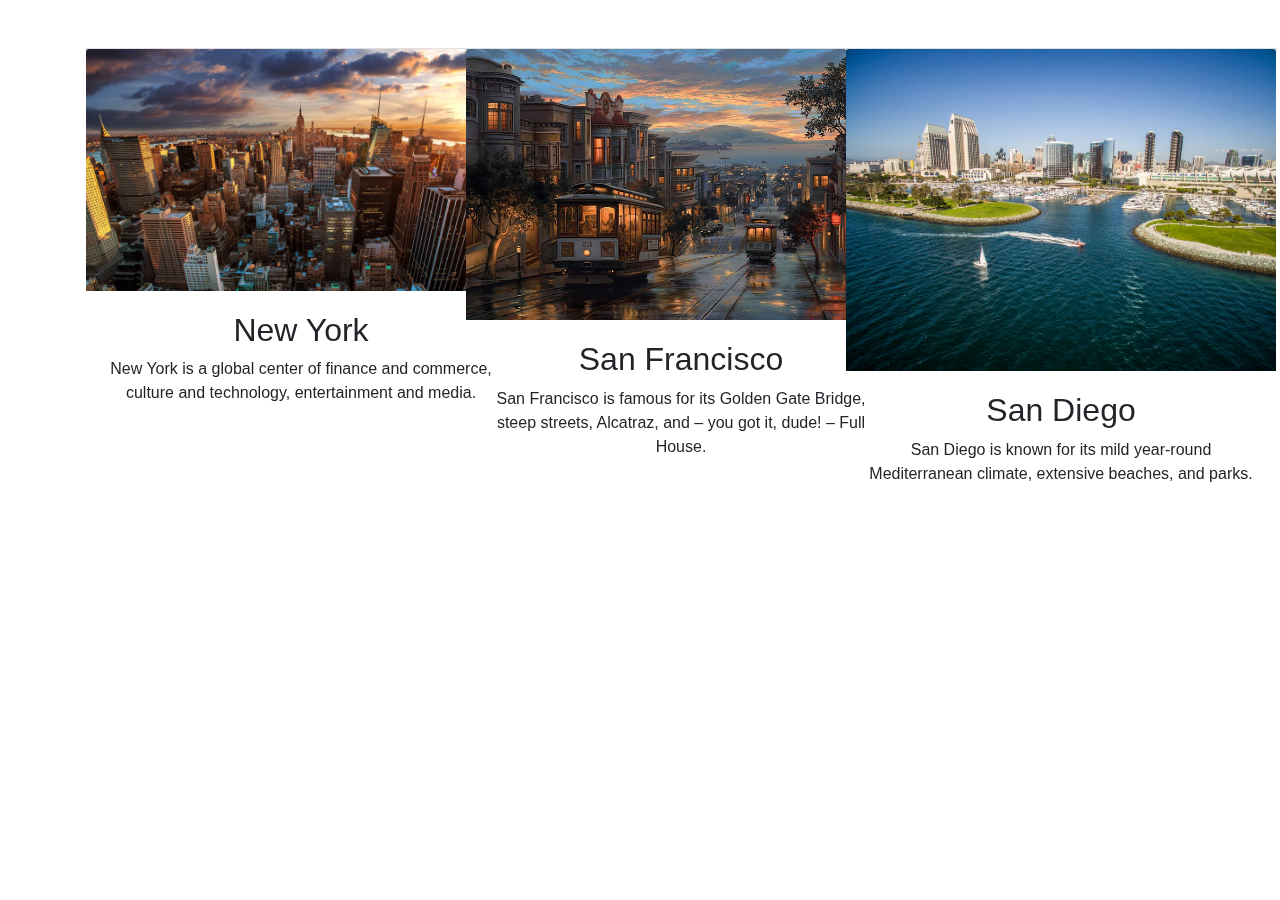
<file: trips.html>
<!DOCTYPE html>
<html lang="en">
<head>
    <meta charset="UTF-8">
    <meta name="viewport" content="width=device-width, initial-scale=1.0">
    <title>Bootstrap Flip Card Hover Effect</title>
    <!-- Bootstrap CSS -->
    <link href="https://maxcdn.bootstrapcdn.com/bootstrap/4.5.2/css/bootstrap.min.css" rel="stylesheet">
    <style>
        .flip-card {
            width: 27rem;
            perspective: 1000px; /* Creates a 3D space */
            margin-bottom: 2rem;
        }

        .flip-card-inner {
            position: relative;
            width: 100%;
            height: 100%;
            text-align: center;
            transition: transform 0.6s;
            transform-style: preserve-3d;
        }

        .flip-card:hover .flip-card-inner {
            transform: rotateY(180deg);
        }

        .flip-card-front, .flip-card-back {
            position: absolute;
            width: 100%;
            height: 100%;
            backface-visibility: hidden;
        }

        .flip-card-back {
            transform: rotateY(180deg);
            display: flex;
            flex-direction: column;
            align-items: center;
            justify-content: center;
            color: black;
        }
    </style>
</head>
<body>
    <div class="container mt-5">
        <div class="row">
            <div class="col-md-4">
                <div class="flip-card">
                    <div class="flip-card-inner">
                        <!-- Front Side -->
                        <div class="card flip-card-front">
                            <img src="images/img-1.jpg" class="card-img-top" alt="Times Square">
                            <div class="card-body">
                                <h2>New York</h2>
                                <p class="card-text">New York is a global center of finance and commerce, culture and technology, entertainment and media.</p>
                            </div>
                        </div>
                        <!-- Back Side -->
                        <div class="card flip-card-back bg-primary text-white">
                            <div class="card-body">
                                <h3>Explore New York!</h3>
                                <p>Discover amazing places and hidden gems in the city that never sleeps.</p>
                                <p>Discover amazing places and hidden gems in the city that never sleeps.</p>
                                <p>Discover amazing places and hidden gems in the city that never sleeps.</p>
                                <p>Discover amazing places and hidden gems in the city that never sleeps.</p>
                            </div>
                        </div>
                    </div>
                </div>
            </div>
            <div class="col-md-4">
                <div class="flip-card">
                    <div class="flip-card-inner">
                        <!-- Front Side -->
                        <div class="card flip-card-front">
                            <img src="images/img-5.jpg" class="card-img-top" alt="San Francisco">
                            <div class="card-body">
                                <h2>San Francisco</h2>
                                <p class="card-text">San Francisco is famous for its Golden Gate Bridge, steep streets, Alcatraz, and – you got it, dude! – Full House.</p>
                            </div>
                        </div>
                        <!-- Back Side -->
                        <div class="card flip-card-back bg-danger text-white">
                            <div class="card-body">
                                <h3>Visit San Francisco!</h3>
                                <p>Experience the iconic landmarks and vibrant culture of this historic city.</p>
                            </div>
                        </div>
                    </div>
                </div>
            </div>
            <div class="col-md-4">
                <div class="flip-card">
                    <div class="flip-card-inner">
                        <!-- Front Side -->
                        <div class="card flip-card-front">
                            <img src="images/img-6.webp" class="card-img-top" alt="San Diego">
                            <div class="card-body">
                                <h2>San Diego</h2>
                                <p class="card-text">San Diego is known for its mild year-round Mediterranean climate, extensive beaches, and parks.</p>
                            </div>
                        </div>
                        <!-- Back Side -->
                        <div class="card flip-card-back bg-success text-white">
                            <div class="card-body">
                                <h3>Discover San Diego!</h3>
                                <p>Enjoy the sun, surf, and endless attractions in this beautiful city.</p>
                            </div>
                        </div>
                    </div>
                </div>
            </div>
        </div>
    </div>

    <!-- Bootstrap JS and dependencies -->
    <script src="https://ajax.googleapis.com/ajax/libs/jquery/3.5.1/jquery.min.js"></script>
    <script src="https://cdnjs.cloudflare.com/ajax/libs/popper.js/1.16.0/umd/popper.min.js"></script>
    <script src="https://maxcdn.bootstrapcdn.com/bootstrap/4.5.2/js/bootstrap.min.js"></script>
</body>
</html>
</file>
<file: style2.css>
* {
    margin: 0;
    padding: 0;
    box-sizing: border-box;
    font-family: "Playfair Display", serif;
}

h1 {
    font-size: clamp(2.5rem, 2.5vw, 4rem);
}

.ms-auto {
    gap: 0rem;
    font-size: larger;
}

.nav-item li {
    color: black;
}

.nav-link:focus,
.nav-link.active {
    color: #fff;
    background-color: #7db6f370;
    outline: none;
    border-radius: 15px;
}

a.nav-link.active {
    width: fit-content;
}

.custom-navbar {

    box-shadow: 0 4px 6px rgba(0, 0, 0, 0.3);
}


.hero {
    position: relative;
    background: rgba(1, 11, 73, 0.5) url(images/img.1.webp) no-repeat center center;
    background-size: cover;
    background-blend-mode: darken;
    height: 100vh;
}

.hero-text {
    position: absolute;
    top: 50%;
    left: 10%;
    transform: translateY(-50%);
    color: white;
}

/* .hero-text h1 {
    font-size: 56px;
} */

.hero-text h4 {
    margin-top: 20px;
}

.form-container {
    background: rgba(255, 255, 255, 0.8);
    padding: 20px;
    border-radius: 10px;
    max-width: 500px;
    margin-top: 20px;
}

/* -------------- */
.card1 img.card-img-top {
    height: 232px;
}

.card1 {
    border: 2px solid #ccc;
}

.card1 .card-body {
    padding: 12px;
}

.card-body:hover {
    color: #041a6d;
    /* Changes text color to orange-red */
    transition: color 0.3s ease;
}

.mt-5 {
    margin-bottom: 29px;
}

.trending-cities a {
    margin-right: 10px;
    margin-bottom: 10px;
    background: transparent;
    color: #e1e3e3;
    font-size: 15px;
    font-weight: 500;
}

#prev-icon-2 {
    background-color: black;
    padding: 12px;
    border-radius: 50%;
    /* position: relative;
  top: -17rem;
  right: -82rem; */
}

#next-icon-2 {
    background-color: black;
    padding: 12px;
    border-radius: 50%;
    /* position: relative;
  top: -17rem;
  right: 9rem; */
}


.carousel-item img {
    width: 100%;
    height: 259px;
    padding: 10px;

}

.carousel-item {
    transition: transform 0.5s ease;
}

.text-center {
    font-size: 18px;

}

.carousel-item h5 {
    font-size: 24px;
    text-align: center;
}

.carousel-item p {
    font-size: 16px;
    text-align: center;
}

/* .col-md-4{
  transition: transform 0.5s ease, opacity 0.5s ease;
}
.col-md-4:hover{
  transform: scale(1.1);
} */

.carousel {
    padding: 60px;
}


.container h1 {
    text-align: center;
    /* font-size: 56px; */
}

.city-card {
    border-radius: 15px;
    overflow: hidden;
    position: relative;
}

.city-card img {
    width: 100%;
    object-fit: cover;
    border-radius: 31px;
    transition: transform 0.5s ease, opacity 0.5s ease;

}

.city-card img:hover {
    transform: scale(1.1);
    opacity: 0.7;
}

.city-card .city-name {
    color: black;
    text-align: center;
    font-size: 23px;
    font-weight: 500;
    text-shadow: 5px 5px 7px rgba(0, 0, 0, 0.4);
}

/* ---------------------------------- */
.col img {
    width: 62%;
    height: 59vh;
}

.card img {
    height: 35vh;
}

.hero-text-1 h1 {
    padding: 49px;
    color: black;
    /* font-size: 4rem; */
    text-align: center;
    font-family: 'Gill Sans', 'Gill Sans MT', Calibri, 'Trebuchet MS', sans-serif;
}

.card {
    margin-top: 20px;
    margin-bottom: 40px;

}

.cards.d-flex.justify-content-lg-center.gap-4.text-center.flex-wrap {
    display: flex;
    justify-content: center;
}

/* ------------------------------ */

.hero-section {
    background-image: url(images/F-1.jpg);
    background-size: cover;
    background-position: center;
    height: 100vh;
    display: flex;
    justify-content: center;
    align-items: center;
    position: relative;
    color: white;
    text-align: center;
}

.overlay {
    position: absolute;
    top: 0;
    bottom: 0;
    left: 0;
    right: 0;
    background: rgba(0, 0, 0, 0.5);
    /* Optional: for a darker overlay */
}

.hero-content {
    position: relative;
    z-index: 1;
}

.hero-content h1 {
    /* font-size: 56px; */

    margin-bottom: 1rem;
    padding: 12px;
}

.search-bar {
    max-width: 600px;
    margin: 0 auto;
}

.search-bar input {
    border-radius: 30px 0 0 30px;
    border: none;
    padding: 10px 20px;
}

.search-bar button {
    border-radius: 0 30px 30px 0;
    border: none;
    padding: 10px 20px;
}

form.form-inline {
    display: flex;
}

.how-it-works {
    padding: 60px 0;
    text-align: center;
}

.how-it-works h1 {
    /* font-size: 56px; */
    margin-bottom: 40px;
}

.how-it-works p {
    font-size: 15px;
    font-weight: 500;
}

.how-it-works .icon {
    max-width: 150px;
    margin: 0 auto 20px;
    height: 120px;
}

.how-it-works .step {
    margin-bottom: 40px;
}

.img-fluid {
    max-width: 100%;
    height: 120px;
}

.footer {
    background-color: rgb(1, 1, 22);
    color: white;
    padding: 40px 0;
}

.footer h5 {
    font-size: 2rem;
}

.footer li {
    font-size: 14px;
}

.footer a {
    color: #ccc;
}

.footer a:hover {
    color: white;
}

.footer .social-icons {
    margin-top: 20px;
}

.footer .social-icons a {
    margin: 0 10px;
    color: #ccc;
    font-size: 1.5rem;
}

.footer .social-icons a:hover {
    color: white;
}

footer .copy {
    width: 100%;
    text-align: center;
    color: whitesmoke;
}

img.d-inline-block.align-text-top {
    width: 7vw;
}

@media (max-width: 600px) {

    .form-container {
        max-width: 425px;
    }
}
@media (max-width: 300px) {

    /* .hero-text h1 {
        font-size: 30px;
    } */
    .form-container {
        max-width: 254px;
    }

    nav .navbar-brand img {
        width: 26vw;
    }
}

@media (max-width: 500px) {

    #prev-icon-2,
    #next-icon-2 {
        display: none;
    }

    .form-control-1 {
        display: none;
    }

    .btn {
        display: none;
    }

    img.d-inline-block.align-text-top {
        width: 25vw;
    }

    .form-container {
        max-width: 296px;
    }
}

@media (max-width: 800px) {
    img.d-inline-block.align-text-top {
        width: 22vw;
    }
}

@media (max-width: 900px) {
    img.d-inline-block.align-text-top {
        width: 14vw;
    }

}

@media (max-width: 1024px) {
    .city-card img {
        height: 299px;
    }
}

.navbar-light .navbar-toggler {
    border-color: rgba(0, 0, 0, 0.1);
}
</file>
<file: style.css>
* {
  font-family: "Playfair Display", serif;
  margin: 0;
  padding: 0;
  box-sizing: border-box;
}

h1 {
  font-size: clamp(2.5rem, 2.5vw, 4rem);
}

img.d-inline-block.align-text-top {
  width: 7vw;
}

.ms-auto {
  gap: 0rem;
  font-size: larger;
}





.footer {
  background-color: rgb(1, 1, 22);
  color: white;
  padding: 40px 0;
}

.footer h5 {
  font-size: 2rem;
}

.footer li {
  font-size: 14px;
}

.footer a {
  color: #ccc;
}

.footer a:hover {
  color: white;
}

.footer .social-icons {
  margin-top: 20px;
}

.footer .social-icons a {
  margin: 0 10px;
  color: #ccc;
  font-size: 1.5rem;
}

.footer .social-icons a:hover {
  color: white;
}

footer .copy {
  width: 100%;
  text-align: center;
  color: whitesmoke;
}

.nav-link:focus,
.nav-link.active {
  color: #fff;
  background-color: #7db6f370;
  outline: none;
  border-radius: 15px;
}

a.nav-link.active {
  width: fit-content;
}

.custom-navbar {
  box-shadow: 0 4px 6px rgba(0, 0, 0, 0.3);
}


/* -----------------------------------------------------2nd Page----------------------------------------------------------- */
.col img {
  width: 62%;
  height: 59vh;
}

.card img {
  width: -webkit-fill-available;
  height: 227px;
}

.hero-text-1 h1 {
  margin: auto;
  padding: 38px;
  color: black;
  text-align: center;
  font-family: 'Gill Sans', 'Gill Sans MT', Calibri, 'Trebuchet MS', sans-serif;
}

.card {
  margin-bottom: 40px;
}

.cards.d-flex.justify-content-lg-center.gap-4.text-center.flex-wrap {
  display: flex;
  justify-content: center;
}

/* ----------------------------------------------------4th-page--------------------------------------------------------------- */
div#accordionPanelsStayOpenExample {
  display: grid;
  justify-content: center;
  margin-bottom: 42px;
  margin-top: 40px;
}

.accordion-item {
  width: 90vw;
  align-items: center;
}

.accordion-body {
  font-size: 17px;
}


.accordion p {
  text-align: center;
  font-weight: 400;
  font-size: 18px;
  margin-top: 25px;
}

.accordion-header h2 {
  font-size: 2rem;
}

strong {
  font-weight: bold;
  font-size: x-large;
}

.trip-header {
  background: rgba(0, 0, 0, 0.4) url(images/t-img.png) no-repeat center center;
  background-size: cover;
  background-blend-mode: darken;
  color: #fff;
  padding: 113px 0;
}

.trip-header h1 {
  /* font-size: 48px; */
  font-weight: bold;
}

/* --------------------------------------------------------3rd page------------------------------------------------------ */

.about-header {
  background: rgba(0, 0, 0, 0.4) url(images/d-img.webp) no-repeat center center;
  background-size: cover;
  background-blend-mode: darken;
  color: #fff;
  padding: 113px 0;
}

.about-header h1 {
  /* font-size: 48px; */
  font-weight: bold;
}

section.destination-section {
  padding: 50px;
}

/* .col-md-4 {
  transition: transform 0.5s ease, opacity 0.5s ease;

}

.col-md-4:hover {
  transform: translateY(-9px);
  opacity: 0.9;
} */

.card {
  transition: transform 0.5s ease, opacity 0.5s ease;

}

.card:hover {
  transform: translateY(-10px);
  opacity: 0.9;
}

@media (max-width: 500px) {
  .form-control-1 {
    display: none;
  }

  .btn {
    display: none;
  }

  img.d-inline-block.align-text-top {
    width: 25vw;
  }
}

@media (max-width: 800px) {
  img.d-inline-block.align-text-top {
    width: 22vw;
  }

  .form-control-1 {
    display: none;
  }

  .btn {
    display: none;
  }
}

@media (max-width: 900px) {
  img.d-inline-block.align-text-top {
    width: 14vw;
  }
}


/* ------------------------------------------------4th page------------------------------- */
.faq-header {
  background: rgba(0, 0, 0, 0.4) url('images/ques2.jpg') no-repeat center center;
  background-size: cover;
  background-blend-mode: darken;
  color: #fff;
  padding: 150px 0;
  height: 0vh;
}

#header h1 {
  font-family: serif;
  /* font-size: 56px; */
  font-weight: bold;
  text-align: center;
  align-items: center;
}

/* ---------------------------------------------------- */

.modal {
  display: none;
  position: fixed;
  z-index: 1;
  left: 0;
  top: 0;
  width: 100%;
  height: 100%;
  overflow: auto;
  background-color: rgba(0, 0, 0, 0.4);
  align-items: center;
  justify-content: center;
}

.modal-content {
  position: relative;
  margin: auto;
  padding: 0;
  width: 80%;
  max-width: 800px;
}

.close {
  color: white;
  position: absolute;
  top: 10px;
  right: 25px;
  font-size: 35px;
  font-weight: bold;
}

.close:hover,
.close:focus {
  color: #999;
  text-decoration: none;
  cursor: pointer;
}


.modal-toggle:checked+.modal {
  display: flex;
}


.dest-content {
  display: block;
  text-align: center;
  padding-top: 24px;
}

.stars i {
  color: var(--second-color);
  font-size: 20px;
}

.location h4 {
  font-size: 24px;
  font-weight: 600;
  margin-bottom: 8px;
  color: cornsilk;
}

.location p {
  font-size: 15px;
  color: var(--second-color);
}

.boxparis {
  display: none;
}





.thum:hover {
  filter: brightness(100%) hue-rotate(45deg);
  transform: scale(1.04);
}

.destination-content {
  display: grid;
  grid-template-columns: repeat(auto-fit, minmax(340px, auto));
  grid-gap: 2rem;
  align-items: center;
  margin-top: 5rem;
}

.col-content {
  position: relative;
}

.col-content img {
  width: 100%;
  height: 500px;
  object-fit: cover;
  border-radius: 15px;
  filter: brightness(80%);
  transition: all .3s cubic-bezier(.445, .05, .55, .95);
  will-change: filter;
}

.col-content h5 {
  position: absolute;
  font-size: 22px;
  font-weight: 500;
  color: var(--bg-color);
  left: 15px;
  bottom: 60px;
  text-shadow: 2px 2px #888888;
}

.shadow {
  font-size: 2em;
  text-shadow: 2px 2px 5px rgba(0, 0, 0, 0.5);
}

.col-content img:hover {
  filter: brightness(100%) hue-rotate(45deg);
  transform: scale(1.04);
  cursor: pointer;
}


/* pop-up */

.modal {
  display: none;
  position: fixed;
  z-index: 1;
  padding-top: 60px;
  left: 0;
  top: 0;
  width: 100%;
  height: 100%;
  overflow: auto;
  background-color: rgb(0, 0, 0);
  background-color: rgba(0, 0, 0, 0.9);
}

.modal-content {
  margin: auto;
  display: block;
  width: 80%;
  max-width: 700px;
}

/* The Close Button */
.close {
  position: absolute;
  top: 15px;
  right: 35px;
  color: #f1f1f1;
  font-size: 40px;
  font-weight: bold;
  text-decoration: none;
}


#img1:target,
#img2:target,
#img3:target,
#img4:target,
#img5:target,
#img6:target {
  display: block;
}

.modal h2 {
  text-align: center;
  color: white;
  margin-bottom: 15px;
}

.box {
  display: flex;
  flex-wrap: wrap;
  gap: 3rem;
  justify-content: center;
  align-items: center;
  flex-direction: column;
  width: 100%;
}

.box2 {
  display: flex;
  flex-wrap: wrap;
  flex-direction: row-reverse;
  gap: 3rem;
  justify-content: center;
  align-items: center;
  width: 100%;

}

.contentbox {
  width: 50%;
  color: darkgray;
  font-weight: 500;
  font-size: 18px;
  text-align: center;
}

/* strong {
  width: 100%;
  font-size: 25px;
  border-bottom: 2px solid white;
} */




.imgbox img {
  border-radius: 30px;
  width: 600px;
  height: 400px;
}

.modal {
  background: rgba(2 7 39 / 87%) url(images/img.1.webp) no-repeat center center;
  background-blend-mode: darken;
}



img.modal-content {
  height: 500px;
  border-radius: 30px;
  margin: 5%;
}

/* my trip added */

/* Custom Styles */
body {
  background-color: #f4f4f4;
}

.timeline-icon {
  width: 20px;
  height: 20px;
  color: white;
}

.col-md-4 {
  overflow: hidden;
}

.col-md-4 img {
  transition: 3s ease-in;

}

.col-md-4 img:hover {
  transform: scale(1.1);
}

.card {
  border: none;
  border-radius: 10px;
}

.card .rating span {
  font-size: 0.9em;
}

.timeline {
  background: rgba(15, 22, 75, 0.87) url(images/bg-trip.avif);
  background-repeat: no-repeat;
  background-blend-mode: darken;
  background-size: cover;
  background-attachment: fixed;
}

/* headers */

/* Custom Styles */
.trip-headers {
  background-image: linear-gradient(to bottom, rgba(1, 1, 32, 0.5), rgba(153, 211, 238, 0.5)), url('images/bg-trip.avif');
  background-size: cover;
  background-blend-mode: darken;
  /* background-position: center; */
  color: white;
  text-align: center;
  padding: 100px 20px;
  position: relative;
}

.trip-headers::before {
  content: "";
  position: absolute;
  top: 0;
  left: 0;
  width: 100%;
  height: 100%;

}

.trip-headers h1,
.trip-headers p {
  position: relative;
  z-index: 1;
}
</file>
<file: media.css>
/* Responsive Styles */
.box,
.box2 {
  display: flex;
  flex-wrap: wrap;
  justify-content: center;
  gap: 2rem;
  margin-bottom: 2rem;
}

.imgbox img {
  width: 100%;
  max-width: 400px;
  height: auto;
  border-radius: 15px;
}

.contentbox {
  width: 100%;
  max-width: 600px;
  color: darkgray;
  font-weight: 500;
  font-size: 18px;
  text-align: center;
}

/* Media Query for Smaller Devices */
@media (max-width: 768px) {
  .container {
    padding: 10px;
    width: 95%;
  }

  .box,
  .box2 {
    flex-direction: column; /* Stack boxes vertically on smaller screens */
  }

  .contentbox {
    width: 90%; /* Reduce content box width */
    font-size: 16px; /* Adjust font size */
  }

  .imgbox img {
    max-width: 100%; /* Full width images */
  }
}

@media (max-width: 480px) {
  .close {
    font-size: 25px; /* Smaller close button */
  }

  .modal-content {
    max-width: 90%; /* Smaller modal content */
  }
}
</file>
